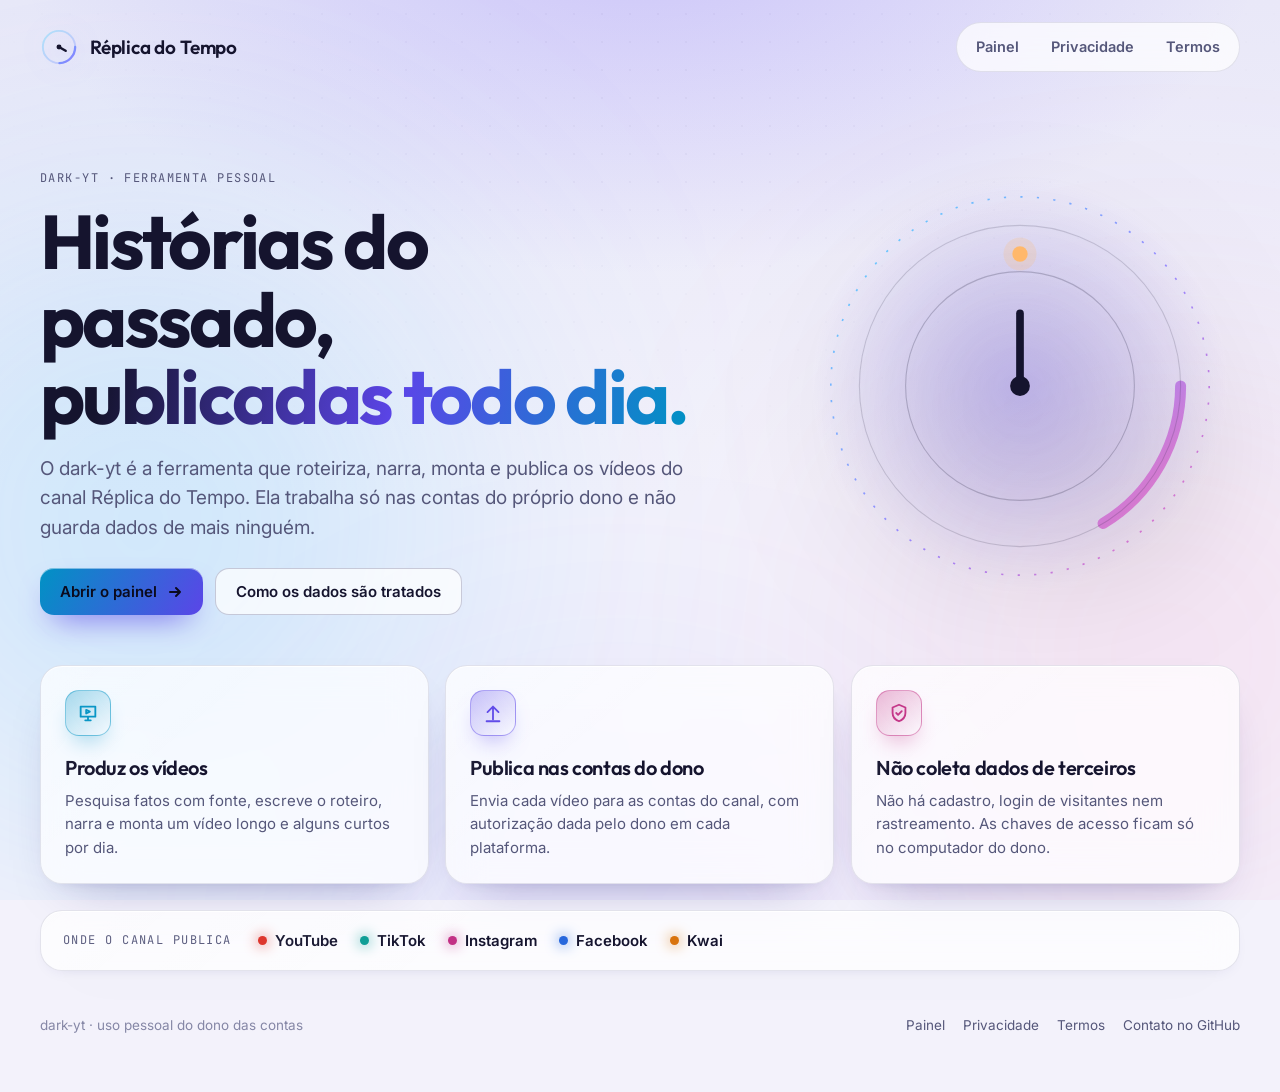
<file: index.html>
<!doctype html>
<html lang="pt-BR">
<head>
  <meta charset="utf-8">
  <meta name="viewport" content="width=device-width, initial-scale=1, viewport-fit=cover">
  <title>Réplica do Tempo · dark-yt</title>
  <meta name="description" content="dark-yt é a ferramenta pessoal que produz e publica os vídeos do canal Réplica do Tempo nas contas do próprio dono.">
  <meta name="theme-color" content="#0A0B1A">
  <link rel="icon" href="assets/icone.svg" type="image/svg+xml">
  <link rel="preconnect" href="https://fonts.googleapis.com">
  <link rel="preconnect" href="https://fonts.gstatic.com" crossorigin>
  <link rel="stylesheet" href="https://fonts.googleapis.com/css2?family=Outfit:wght@500;600;700&family=Inter:wght@400;500;600;700&family=JetBrains+Mono:wght@400;500&display=swap">
  <link rel="stylesheet" href="assets/site.css">
  <style>
    .capa { display: grid; grid-template-columns: minmax(0, 1.15fr) minmax(0, .85fr); gap: clamp(20px, 5vw, 60px); align-items: center; padding-block: clamp(24px, 6vw, 70px) 30px; }
    @media (max-width: 820px) { .capa { grid-template-columns: 1fr; } .relogio { order: -1; max-width: 300px; margin-inline: auto; } }
    .capa h1 { font-size: clamp(40px, 6vw, 76px); line-height: 1.02; letter-spacing: -.035em; font-weight: 700; margin: 14px 0 18px; }
    .capa p { color: var(--muted); font-size: clamp(16px, 2vw, 19px); max-width: 54ch; margin: 0 0 26px; }
    .acoes { display: flex; flex-wrap: wrap; gap: 12px; }
    .relogio { position: relative; aspect-ratio: 1; width: 100%; max-width: 440px; justify-self: end; }
    .relogio svg { width: 100%; height: 100%; overflow: visible; filter: drop-shadow(0 30px 60px rgba(0,0,0,.5)); }
    .relogio .aro { transform-origin: 200px 200px; animation: gira 60s linear infinite; }
    .relogio .aro2 { transform-origin: 200px 200px; animation: gira 36s linear infinite reverse; }
    .relogio .hora { transform-origin: 200px 200px; animation: gira 40s linear infinite; }
    .relogio .min { transform-origin: 200px 200px; animation: gira 8s linear infinite; }
    .relogio .astro { transform-origin: 200px 200px; animation: gira 18s linear infinite; }
    .tres { display: grid; grid-template-columns: repeat(auto-fit, minmax(240px, 1fr)); gap: 16px; margin-top: 20px; }
    .cartao { padding: 24px; transition: transform .35s cubic-bezier(.2,.8,.2,1), border-color .35s; }
    .cartao:hover { transform: translateY(-6px); border-color: var(--line-2); }
    .cartao .ic { width: 46px; height: 46px; border-radius: 14px; display: grid; place-items: center; margin-bottom: 16px; background: linear-gradient(140deg, color-mix(in srgb, var(--k) 34%, transparent), transparent); border: 1px solid color-mix(in srgb, var(--k) 45%, transparent); box-shadow: 0 12px 26px -14px var(--k); }
    .cartao .ic svg { width: 22px; height: 22px; stroke: var(--k); fill: none; stroke-width: 2; stroke-linecap: round; stroke-linejoin: round; }
    .cartao h2 { font-size: 20px; margin-bottom: 6px; }
    .cartao p { margin: 0; color: var(--muted); font-size: 15px; }
    .faixa { margin-top: 26px; padding: 18px 22px; display: flex; flex-wrap: wrap; align-items: center; gap: 12px 22px; }
    .faixa span.rotulo { margin-right: 4px; }
    .faixa b { display: inline-flex; align-items: center; gap: 8px; font-weight: 600; font-size: 15px; }
    .faixa b i { width: 9px; height: 9px; border-radius: 50%; background: var(--c); box-shadow: 0 0 14px var(--c); }
  </style>
</head>
<body>
  <div class="ceu" aria-hidden="true"><i></i><i></i><i></i></div>
  <div class="wrap">
    <header class="topo">
      <a class="marca" href="./" aria-current="page">
        <svg viewBox="0 0 40 40" aria-hidden="true"><defs><linearGradient id="mg" x1="0" y1="0" x2="1" y2="1"><stop offset="0" stop-color="#46D9FF"/><stop offset="1" stop-color="#8E7BFF"/></linearGradient></defs>
          <circle cx="20" cy="20" r="17" fill="none" stroke="url(#mg)" stroke-width="2" opacity=".35"/>
          <g class="orbita"><circle cx="20" cy="20" r="17" fill="none" stroke="url(#mg)" stroke-width="2.4" stroke-dasharray="26 81" stroke-linecap="round"/></g>
          <g class="ponteiro"><path d="M20 20V9" stroke="url(#mg)" stroke-width="2.6" stroke-linecap="round"/></g>
          <path d="M20 20l7 4" stroke="currentColor" stroke-width="2.6" stroke-linecap="round"/><circle cx="20" cy="20" r="2.6" fill="currentColor"/></svg>
        Réplica do Tempo
      </a>
      <nav class="nav" aria-label="Seções do site"><a href="painel.html">Painel</a><a href="privacy.html">Privacidade</a><a href="terms.html">Termos</a></nav>
    </header>

    <main>
      <section class="capa">
        <div>
          <span class="rotulo sobe" style="--i:0">dark-yt · ferramenta pessoal</span>
          <h1 class="sobe" style="--i:1">Histórias do passado, <span class="gradiente">publicadas todo dia.</span></h1>
          <p class="sobe" style="--i:2">O dark-yt é a ferramenta que roteiriza, narra, monta e publica os vídeos do canal Réplica do Tempo. Ela trabalha só nas contas do próprio dono e não guarda dados de mais ninguém.</p>
          <div class="acoes sobe" style="--i:3">
            <a class="botao" href="painel.html">Abrir o painel <svg width="16" height="16" viewBox="0 0 16 16" aria-hidden="true"><path d="M3 8h10M9 4l4 4-4 4" fill="none" stroke="currentColor" stroke-width="2" stroke-linecap="round" stroke-linejoin="round"/></svg></a>
            <a class="botao fantasma" href="privacy.html">Como os dados são tratados</a>
          </div>
        </div>
        <div class="relogio sobe" style="--i:2" aria-hidden="true">
          <svg viewBox="0 0 400 400">
            <defs>
              <linearGradient id="rg" x1="0" y1="0" x2="1" y2="1"><stop offset="0" stop-color="#46D9FF"/><stop offset=".55" stop-color="#8E7BFF"/><stop offset="1" stop-color="#F062B4"/></linearGradient>
              <radialGradient id="rc"><stop offset="0" stop-color="#8E7BFF" stop-opacity=".34"/><stop offset="1" stop-color="#8E7BFF" stop-opacity="0"/></radialGradient>
            </defs>
            <circle cx="200" cy="200" r="190" fill="url(#rc)"/>
            <g class="aro"><circle cx="200" cy="200" r="172" fill="none" stroke="url(#rg)" stroke-width="1.5" stroke-dasharray="2 13.01" opacity=".9"/></g>
            <g class="aro2"><circle cx="200" cy="200" r="146" fill="none" stroke="url(#rg)" stroke-width="10" stroke-dasharray="150 767" stroke-linecap="round" opacity=".85"/><circle cx="200" cy="200" r="146" fill="none" stroke="currentColor" stroke-width="1" opacity=".16"/></g>
            <g class="astro"><circle cx="200" cy="80" r="7" fill="#FFB86B"/><circle cx="200" cy="80" r="15" fill="#FFB86B" opacity=".2"/></g>
            <circle cx="200" cy="200" r="104" fill="none" stroke="currentColor" stroke-width="1" opacity=".22"/>
            <g class="hora"><path d="M200 200V134" stroke="currentColor" stroke-width="7" stroke-linecap="round"/></g>
            <g class="min"><path d="M200 200V106" stroke="url(#rg)" stroke-width="4.5" stroke-linecap="round"/></g>
            <circle cx="200" cy="200" r="9" fill="currentColor"/>
          </svg>
        </div>
      </section>

      <section class="tres" aria-label="O que a ferramenta faz">
        <article class="vidro cartao sobe" style="--i:4; --k: var(--brand-2)">
          <div class="ic"><svg viewBox="0 0 24 24" aria-hidden="true"><path d="M4 5h16v11H4zM9 20h6M12 16v4"/><path d="M10 8.5l4 2-4 2z"/></svg></div>
          <h2>Produz os vídeos</h2><p>Pesquisa fatos com fonte, escreve o roteiro, narra e monta um vídeo longo e alguns curtos por dia.</p>
        </article>
        <article class="vidro cartao sobe" style="--i:5; --k: var(--brand)">
          <div class="ic"><svg viewBox="0 0 24 24" aria-hidden="true"><path d="M12 19V5M6 11l6-6 6 6"/><path d="M5 21h14"/></svg></div>
          <h2>Publica nas contas do dono</h2><p>Envia cada vídeo para as contas do canal, com autorização dada pelo dono em cada plataforma.</p>
        </article>
        <article class="vidro cartao sobe" style="--i:6; --k: var(--instagram)">
          <div class="ic"><svg viewBox="0 0 24 24" aria-hidden="true"><path d="M12 3l7 3v6c0 4.5-3 7.5-7 9-4-1.500-7-4.500-7-9V6z"/><path d="M9 12l2 2 4-4"/></svg></div>
          <h2>Não coleta dados de terceiros</h2><p>Não há cadastro, login de visitantes nem rastreamento. As chaves de acesso ficam só no computador do dono.</p>
        </article>
      </section>

      <section class="vidro faixa sobe" style="--i:7" aria-label="Plataformas">
        <span class="rotulo">Onde o canal publica</span>
        <b style="--c: var(--youtube)"><i></i>YouTube</b><b style="--c: var(--tiktok)"><i></i>TikTok</b><b style="--c: var(--instagram)"><i></i>Instagram</b><b style="--c: var(--facebook)"><i></i>Facebook</b><b style="--c: var(--kwai)"><i></i>Kwai</b>
      </section>
    </main>

    <footer class="rodape">
      <span>dark-yt · uso pessoal do dono das contas</span>
      <nav aria-label="Rodapé"><a href="painel.html">Painel</a><a href="privacy.html">Privacidade</a><a href="terms.html">Termos</a><a href="https://github.com/joaovitoraramo">Contato no GitHub</a></nav>
    </footer>
  </div>
</body>
</html>
</file>
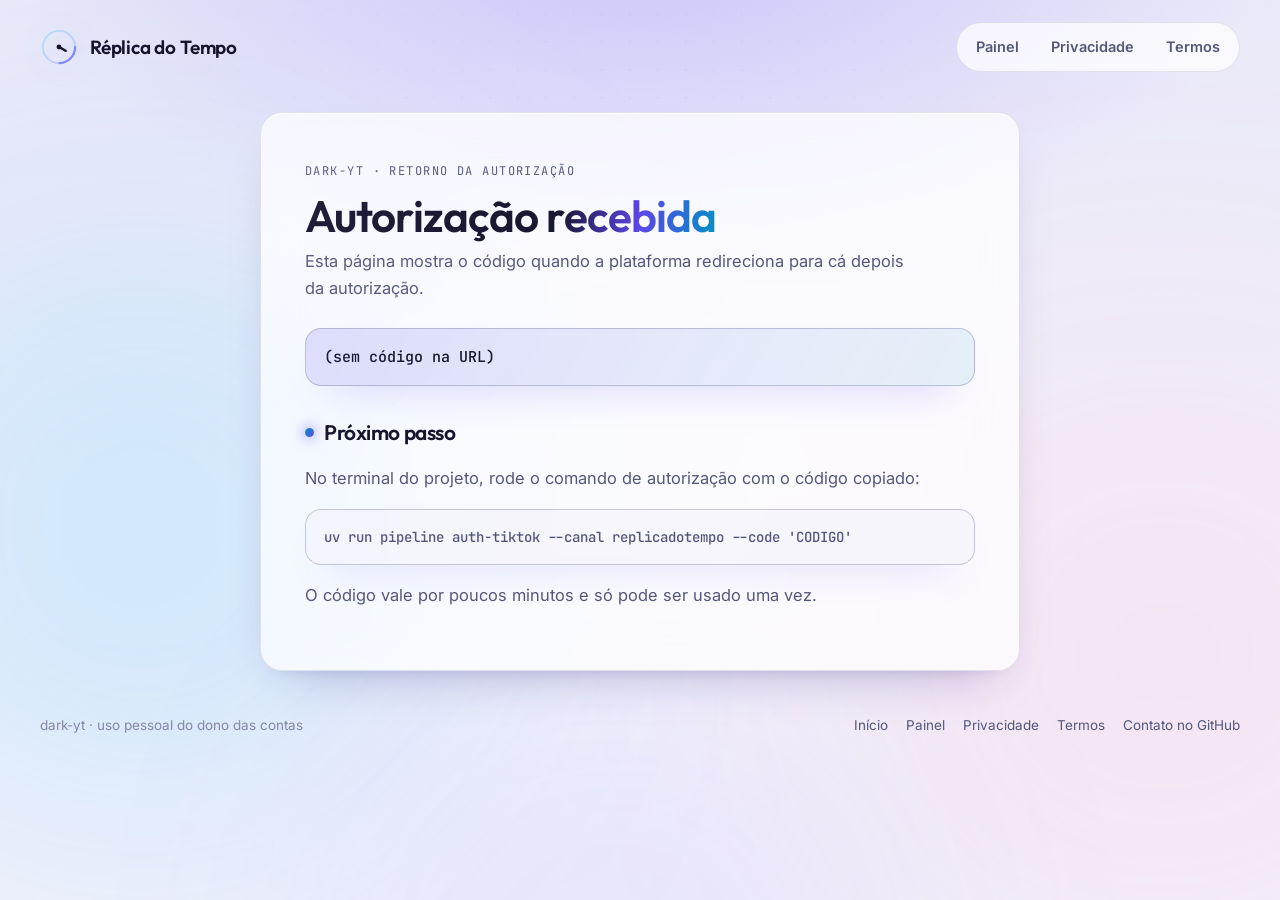
<file: callback.html>
<!doctype html>
<html lang="pt-BR">
<head>
  <meta charset="utf-8">
  <meta name="viewport" content="width=device-width, initial-scale=1, viewport-fit=cover">
  <title>Autorização · dark-yt</title>
  <meta name="description" content="Página de retorno da autorização do dark-yt.">
  <meta name="theme-color" content="#0A0B1A">
  <link rel="icon" href="assets/icone.svg" type="image/svg+xml">
  <link rel="preconnect" href="https://fonts.googleapis.com">
  <link rel="preconnect" href="https://fonts.gstatic.com" crossorigin>
  <link rel="stylesheet" href="https://fonts.googleapis.com/css2?family=Outfit:wght@500;600;700&family=Inter:wght@400;500;600;700&family=JetBrains+Mono:wght@400;500&display=swap">
  <link rel="stylesheet" href="assets/site.css">
  <meta name="robots" content="noindex">
  <style>
    .codigo { display: grid; gap: 14px; margin: 8px 0 4px; }
    .codigo pre, .cmd { margin: 0; padding: 16px 18px; border-radius: 16px; font: 500 14px/1.6 var(--mono); color: var(--fg); white-space: pre-wrap; word-break: break-all;
      background: color-mix(in srgb, var(--bg) 60%, transparent); border: 1px solid var(--line-2); box-shadow: 0 0 0 1px rgba(255,255,255,.03) inset, 0 18px 40px -26px var(--brand); }
    .codigo pre { font-size: 15px; background: linear-gradient(120deg, color-mix(in srgb, var(--brand) 16%, transparent), color-mix(in srgb, var(--brand-2) 10%, transparent)); }
    .codigo .botao { justify-self: start; }
    .cmd { color: var(--muted); }
    code { font-family: var(--mono); font-size: .92em; padding: 2px 6px; border-radius: 6px; background: var(--surface-2); color: var(--fg); }
    .erro { padding: 14px 16px; border-radius: 14px; color: var(--fg) !important; background: color-mix(in srgb, var(--youtube) 16%, transparent); border: 1px solid color-mix(in srgb, var(--youtube) 50%, transparent); }
  </style>
</head>
<body>
  <div class="ceu" aria-hidden="true"><i></i><i></i><i></i></div>
  <div class="wrap">
    <header class="topo">
      <a class="marca" href="./">
        <svg viewBox="0 0 40 40" aria-hidden="true"><defs><linearGradient id="mg" x1="0" y1="0" x2="1" y2="1"><stop offset="0" stop-color="#46D9FF"/><stop offset="1" stop-color="#8E7BFF"/></linearGradient></defs>
          <circle cx="20" cy="20" r="17" fill="none" stroke="url(#mg)" stroke-width="2" opacity=".35"/>
          <g class="orbita"><circle cx="20" cy="20" r="17" fill="none" stroke="url(#mg)" stroke-width="2.4" stroke-dasharray="26 81" stroke-linecap="round"/></g>
          <g class="ponteiro"><path d="M20 20V9" stroke="url(#mg)" stroke-width="2.6" stroke-linecap="round"/></g>
          <path d="M20 20l7 4" stroke="currentColor" stroke-width="2.6" stroke-linecap="round"/><circle cx="20" cy="20" r="2.6" fill="currentColor"/></svg>
        Réplica do Tempo
      </a>
      <nav class="nav" aria-label="Seções do site"><a href="painel.html">Painel</a><a href="privacy.html">Privacidade</a><a href="terms.html">Termos</a></nav>
    </header>
    <main>
      <article class="vidro folha sobe">
        <span class="rotulo" id="rot">dark-yt · retorno da autorização</span>
        <h1 id="tit">Autorização <span class="gradiente">recebida</span></h1>
        <p class="sub" id="sub">Copie o código abaixo e cole no terminal, no lugar de <code>CODIGO</code>.</p>
        <div class="codigo" id="caixa">
          <pre id="c" tabindex="0" aria-label="Código de autorização"></pre>
          <button class="botao" id="copiar" type="button"><svg width="16" height="16" viewBox="0 0 16 16" aria-hidden="true"><rect x="5" y="5" width="8" height="9" rx="2" fill="none" stroke="currentColor" stroke-width="1.8"/><path d="M3 11V4a2 2 0 0 1 2-2h5" fill="none" stroke="currentColor" stroke-width="1.8" stroke-linecap="round"/></svg><span id="copiarTxt">Copiar código</span></button>
        </div>
        <p class="erro" id="e" hidden></p>
        <h2>Próximo passo</h2>
        <p>No terminal do projeto, rode o comando de autorização com o código copiado:</p>
        <pre class="cmd">uv run pipeline auth-tiktok --canal replicadotempo --code 'CODIGO'</pre>
        <p>O código vale por poucos minutos e só pode ser usado uma vez.</p>
      </article>
    </main>
    <footer class="rodape">
      <span>dark-yt · uso pessoal do dono das contas</span>
      <nav aria-label="Rodapé"><a href="./">Início</a><a href="painel.html">Painel</a><a href="privacy.html">Privacidade</a><a href="terms.html">Termos</a><a href="https://github.com/joaovitoraramo">Contato no GitHub</a></nav>
    </footer>
  </div>
  <script>
    (function () {
      var q = new URLSearchParams(location.search), code = q.get("code"), erro = q.get("error");
      var c = document.getElementById("c"), e = document.getElementById("e");
      if (erro) {
        document.getElementById("tit").innerHTML = 'Autorização <span class="gradiente">não concluída</span>';
        document.getElementById("sub").textContent = "A plataforma devolveu um erro. Volte ao terminal e gere um novo link de autorização.";
        e.hidden = false; e.textContent = "Erro: " + erro + (q.get("error_description") ? " - " + q.get("error_description") : "");
        document.getElementById("caixa").hidden = true;
        return;
      }
      c.textContent = code || "(sem código na URL)";
      if (!code) { document.getElementById("copiar").hidden = true; document.getElementById("sub").textContent = "Esta página mostra o código quando a plataforma redireciona para cá depois da autorização."; return; }
      document.getElementById("copiar").addEventListener("click", function () {
        var t = document.getElementById("copiarTxt");
        var ok = function () { t.textContent = "Copiado"; setTimeout(function () { t.textContent = "Copiar código"; }, 1800); };
        var manual = function () { var r = document.createRange(); r.selectNodeContents(c); var s = getSelection(); s.removeAllRanges(); s.addRange(r); t.textContent = "Selecionado: copie com Ctrl+C"; };
        if (navigator.clipboard && navigator.clipboard.writeText) navigator.clipboard.writeText(code).then(ok, manual); else manual();
      });
    })();
  </script>
</body>
</html>
</file>
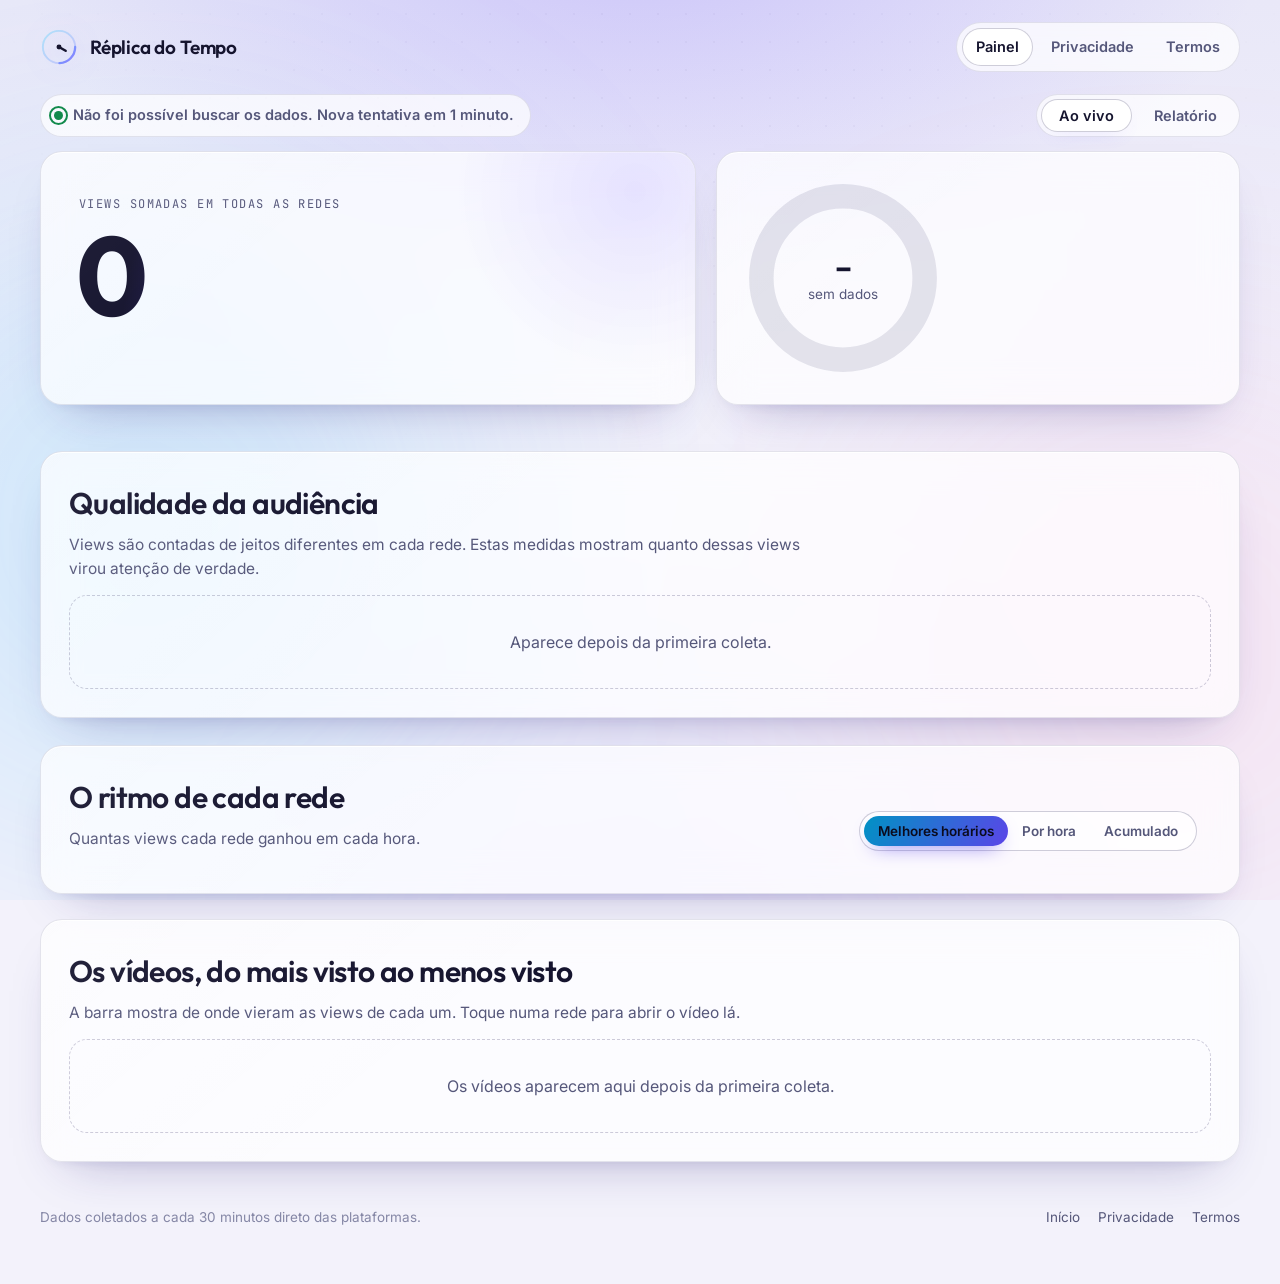
<file: painel.html>
<!doctype html>
<html lang="pt-BR">
<head>
  <meta charset="utf-8">
  <meta name="viewport" content="width=device-width, initial-scale=1, viewport-fit=cover">
  <title>Painel · Réplica do Tempo</title>
  <meta name="description" content="Views, seguidores e desempenho de cada vídeo do canal Réplica do Tempo em YouTube, TikTok, Instagram, Facebook e Kwai.">
  <meta name="robots" content="noindex">
  <meta name="theme-color" content="#0A0B1A">
  <link rel="icon" href="assets/icone.svg" type="image/svg+xml">
  <link rel="preconnect" href="https://fonts.googleapis.com">
  <link rel="preconnect" href="https://fonts.gstatic.com" crossorigin>
  <link rel="stylesheet" href="https://fonts.googleapis.com/css2?family=Outfit:wght@500;600;700&family=Inter:wght@400;500;600;700&family=JetBrains+Mono:wght@400;500&display=swap">
  <link rel="stylesheet" href="assets/site.css">
  <link rel="stylesheet" href="assets/painel.css">
</head>
<body>
  <div class="ceu" aria-hidden="true"><i></i><i></i><i></i></div>
  <div class="wrap">
    <header class="topo">
      <a class="marca" href="./">
        <svg viewBox="0 0 40 40" aria-hidden="true"><defs><linearGradient id="mg" x1="0" y1="0" x2="1" y2="1"><stop offset="0" stop-color="#46D9FF"/><stop offset="1" stop-color="#8E7BFF"/></linearGradient></defs>
          <circle cx="20" cy="20" r="17" fill="none" stroke="url(#mg)" stroke-width="2" opacity=".35"/>
          <g class="orbita"><circle cx="20" cy="20" r="17" fill="none" stroke="url(#mg)" stroke-width="2.4" stroke-dasharray="26 81" stroke-linecap="round"/></g>
          <g class="ponteiro"><path d="M20 20V9" stroke="url(#mg)" stroke-width="2.6" stroke-linecap="round"/></g>
          <path d="M20 20l7 4" stroke="currentColor" stroke-width="2.6" stroke-linecap="round"/><circle cx="20" cy="20" r="2.6" fill="currentColor"/></svg>
        Réplica do Tempo
      </a>
      <nav class="nav" aria-label="Seções do site"><a href="painel.html" aria-current="page">Painel</a><a href="privacy.html">Privacidade</a><a href="terms.html">Termos</a></nav>
    </header>

    <main>
      <section class="tranca" id="tranca" hidden aria-labelledby="trancaTit">
        <form class="vidro cofre" id="cofre" autocomplete="off">
          <svg class="cadeado" viewBox="0 0 64 64" aria-hidden="true"><defs><linearGradient id="cg" x1="0" y1="0" x2="1" y2="1"><stop offset="0" stop-color="#46D9FF"/><stop offset="1" stop-color="#8E7BFF"/></linearGradient></defs>
            <path class="arco" d="M20 28v-8a12 12 0 0 1 24 0v8" fill="none" stroke="url(#cg)" stroke-width="5" stroke-linecap="round"/>
            <rect x="12" y="28" width="40" height="28" rx="9" fill="url(#cg)"/><circle cx="32" cy="40" r="4" fill="#0B0B1E"/><path d="M32 43v6" stroke="#0B0B1E" stroke-width="3.5" stroke-linecap="round"/></svg>
          <h1 id="trancaTit">Painel protegido</h1>
          <p>Os números do canal ficam cifrados. Digite a senha para abrir neste aparelho.</p>
          <label class="rotulo" for="senha">Senha do painel</label>
          <div class="campo"><input id="senha" type="password" inputmode="text" autocomplete="current-password" required placeholder="Digite a senha"><button class="botao" type="submit" id="abrir">Abrir</button></div>
          <label class="lembrar"><input type="checkbox" id="lembrar" checked> Lembrar neste aparelho</label>
          <p class="trancaErro" id="trancaErro" role="alert" hidden>Senha incorreta. Tente de novo.</p>
        </form>
      </section>
      <div id="conteudo">
      <div class="barraTopo sobe" style="--i:0">
        <span class="estado" id="estado"><span class="pulso"></span><span id="estadoTxt">Buscando a última coleta</span></span>
        <div class="abas" role="tablist" aria-label="Seções do painel">
          <button type="button" role="tab" id="tabVivo" aria-controls="abaVivo" aria-selected="true">Ao vivo</button>
          <button type="button" role="tab" id="tabRel" aria-controls="abaRel" aria-selected="false">Relatório</button>
        </div>
      </div>
      <div id="abaVivo" role="tabpanel" aria-labelledby="tabVivo">

      <section class="vidro bloco run sobe" id="run" hidden style="--i:1" aria-labelledby="runTit">
        <div class="cab">
          <div><span class="rotulo" id="runRot">Produção</span><h2 id="runTit">Run de hoje</h2><p id="runMeta"></p></div>
          <span class="pilula" id="runPilula"><i></i><span id="runStatus">Aguardando</span></span>
        </div>
        <div class="agora" id="runAgora" hidden><span class="giro" aria-hidden="true"></span><div><b id="runEtapa"></b><span id="runEvento"></span></div><em id="runEta"></em></div>
        <div class="trilho" role="progressbar" aria-valuemin="0" aria-valuemax="100" id="runBarra"><i id="runBarraI"></i></div>
        <details class="mais" id="runMais">
          <summary><span>Etapas e detalhes do run</span><svg viewBox="0 0 16 16" aria-hidden="true"><path d="M4 6l4 4 4-4" fill="none" stroke="currentColor" stroke-width="2" stroke-linecap="round" stroke-linejoin="round"/></svg></summary>
          <div class="fases" id="runFases"></div>
          <div class="detalhes" id="runDetalhes"></div>
        </details>
      </section>

      <section class="heroi">
        <div class="vidro total sobe" style="--i:1">
          <span class="brilho" aria-hidden="true"></span>
          <div><span class="rotulo">Views somadas em todas as redes</span><h1 class="gradiente num" id="total">0</h1></div>
          <div class="linha" id="selos"></div>
        </div>
        <div class="vidro anel sobe" style="--i:2">
          <div class="centro"><svg viewBox="0 0 120 120" id="anel" role="img" aria-label="Participação de cada rede nas views"><circle class="trilho" cx="60" cy="60" r="50"/></svg><div><b class="num" id="lider">–</b><span id="liderNome">sem dados</span></div></div>
          <div class="legenda" id="legenda"></div>
        </div>
      </section>

      <section class="redes" id="redes" aria-label="Uma ficha por rede"></section>

      <section class="vidro bloco sobe" style="--i:5" aria-labelledby="qualTit">
        <div class="cab"><div><h2 id="qualTit">Qualidade da audiência</h2><p>Views são contadas de jeitos diferentes em cada rede. Estas medidas mostram quanto dessas views virou atenção de verdade.</p></div></div>
        <div class="qualidade" id="qualidade"><div class="vazio">Aparece depois da primeira coleta.</div></div>
      </section>

      <section class="vidro bloco sobe" style="--i:5">
        <div class="cab">
          <div><h2>O ritmo de cada rede</h2><p id="curvaNota">Quantas views cada rede ganhou em cada hora.</p></div>
          <div class="controles">
            <div class="modo" id="modo" role="group" aria-label="O que o gráfico mostra"><button type="button" data-m="horarios" aria-pressed="true">Melhores horários</button><button type="button" data-m="ritmo" aria-pressed="false">Por hora</button><button type="button" data-m="total" aria-pressed="false">Acumulado</button></div>
            <div class="fichas" id="fichas"></div>
          </div>
        </div>
        <div class="grafico" id="grafico"><div class="dica" id="dica"></div></div>
      </section>

      <section class="vidro bloco sobe" style="--i:6">
        <div class="cab"><div><h2>Os vídeos, do mais visto ao menos visto</h2><p>A barra mostra de onde vieram as views de cada um. Toque numa rede para abrir o vídeo lá.</p></div></div>
        <div class="videos" id="videos"><div class="vazio">Os vídeos aparecem aqui depois da primeira coleta.</div></div>
      </section>
      </div>

      <div id="abaRel" role="tabpanel" aria-labelledby="tabRel" hidden>
        <section class="vidro bloco relCab sobe" style="--i:1" aria-labelledby="relTit">
          <div class="cab">
            <div><span class="rotulo">YouTube Analytics</span><h2 id="relTit">Relatório do canal</h2><p id="relMeta">Buscando o último relatório…</p></div>
            <div class="controles">
              <div class="modo" id="relModo" role="group" aria-label="Como ver o relatório"><button type="button" data-v="graficos" aria-pressed="true">Gráficos</button><button type="button" data-v="texto" aria-pressed="false">Texto</button></div>
              <button type="button" class="botao" id="relBaixar" disabled><svg viewBox="0 0 16 16" aria-hidden="true"><path d="M8 2v8m0 0l-3-3m3 3l3-3M3 13h10" fill="none" stroke="currentColor" stroke-width="1.8" stroke-linecap="round" stroke-linejoin="round"/></svg>Baixar .md</button>
            </div>
          </div>
          <div class="relHoras" id="relHoras"></div>
        </section>
        <div class="relGraficos" id="relGraficos"></div>
        <article class="vidro bloco relTexto" id="relTexto" hidden></article>
      </div>
      </div>
    </main>

    <footer class="rodape">
      <span id="rodape">Dados coletados a cada 30 minutos direto das plataformas.</span>
      <nav aria-label="Rodapé"><a href="./">Início</a><a href="privacy.html">Privacidade</a><a href="terms.html">Termos</a><button type="button" class="sair" id="sair" hidden>Bloquear painel</button></nav>
    </footer>
  </div>
  <div class="relDica" id="relDica" role="tooltip"></div>
  <script src="assets/painel.js"></script>
</body>
</html>
</file>
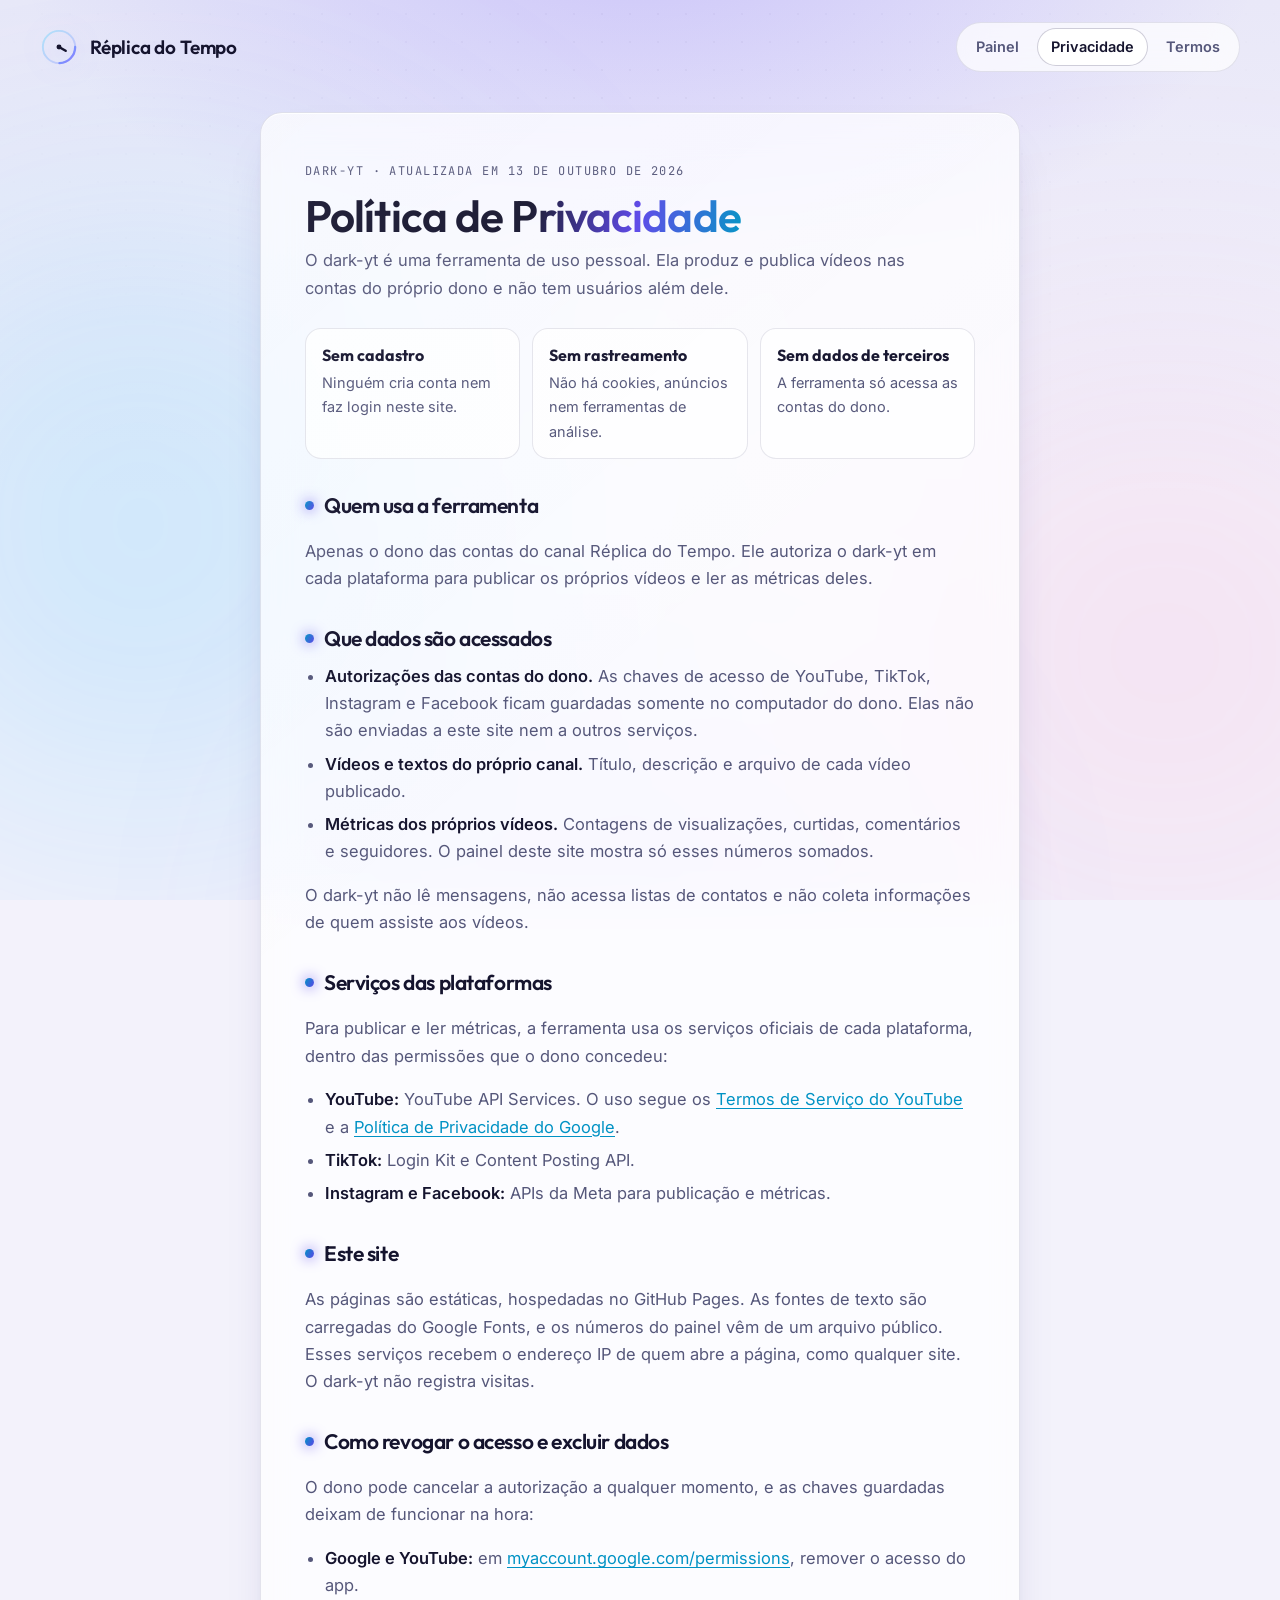
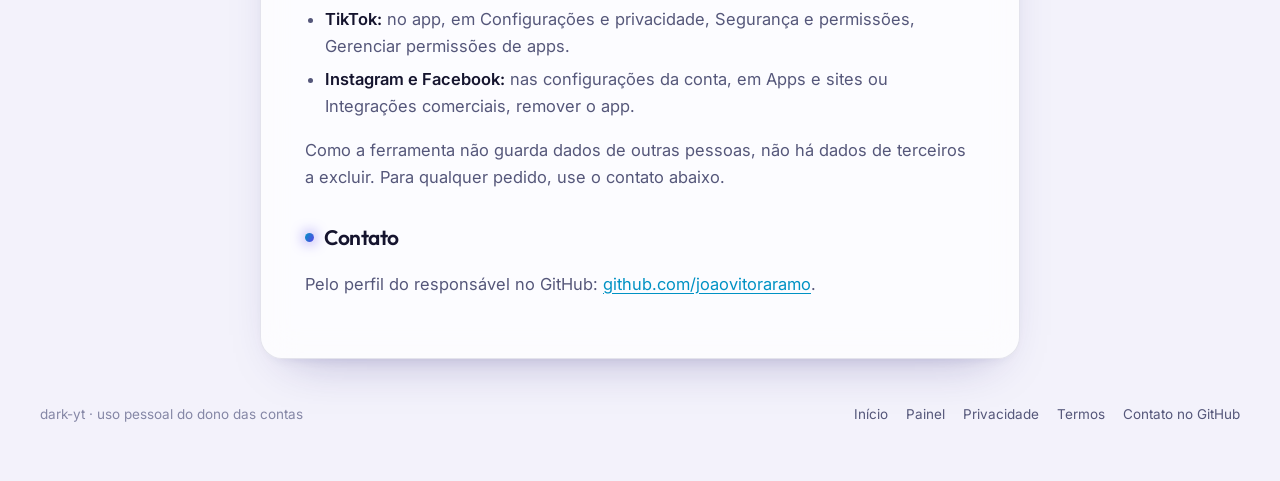
<file: privacy.html>
<!doctype html>
<html lang="pt-BR">
<head>
  <meta charset="utf-8">
  <meta name="viewport" content="width=device-width, initial-scale=1, viewport-fit=cover">
  <title>Política de Privacidade · dark-yt</title>
  <meta name="description" content="Como o dark-yt, ferramenta pessoal do canal Réplica do Tempo, trata dados e autorizações.">
  <meta name="theme-color" content="#0A0B1A">
  <link rel="icon" href="assets/icone.svg" type="image/svg+xml">
  <link rel="preconnect" href="https://fonts.googleapis.com">
  <link rel="preconnect" href="https://fonts.gstatic.com" crossorigin>
  <link rel="stylesheet" href="https://fonts.googleapis.com/css2?family=Outfit:wght@500;600;700&family=Inter:wght@400;500;600;700&family=JetBrains+Mono:wght@400;500&display=swap">
  <link rel="stylesheet" href="assets/site.css">
</head>
<body>
  <div class="ceu" aria-hidden="true"><i></i><i></i><i></i></div>
  <div class="wrap">
    <header class="topo">
      <a class="marca" href="./">
        <svg viewBox="0 0 40 40" aria-hidden="true"><defs><linearGradient id="mg" x1="0" y1="0" x2="1" y2="1"><stop offset="0" stop-color="#46D9FF"/><stop offset="1" stop-color="#8E7BFF"/></linearGradient></defs>
          <circle cx="20" cy="20" r="17" fill="none" stroke="url(#mg)" stroke-width="2" opacity=".35"/>
          <g class="orbita"><circle cx="20" cy="20" r="17" fill="none" stroke="url(#mg)" stroke-width="2.4" stroke-dasharray="26 81" stroke-linecap="round"/></g>
          <g class="ponteiro"><path d="M20 20V9" stroke="url(#mg)" stroke-width="2.6" stroke-linecap="round"/></g>
          <path d="M20 20l7 4" stroke="currentColor" stroke-width="2.6" stroke-linecap="round"/><circle cx="20" cy="20" r="2.6" fill="currentColor"/></svg>
        Réplica do Tempo
      </a>
      <nav class="nav" aria-label="Seções do site"><a href="painel.html">Painel</a><a href="privacy.html" aria-current="page">Privacidade</a><a href="terms.html">Termos</a></nav>
    </header>
    <main>
      <article class="vidro folha sobe">
        <span class="rotulo">dark-yt · atualizada em 13 de outubro de 2026</span>
        <h1>Política de <span class="gradiente">Privacidade</span></h1>
        <p class="sub">O dark-yt é uma ferramenta de uso pessoal. Ela produz e publica vídeos nas contas do próprio dono e não tem usuários além dele.</p>
        <div class="resumo">
          <div><b>Sem cadastro</b><span>Ninguém cria conta nem faz login neste site.</span></div>
          <div><b>Sem rastreamento</b><span>Não há cookies, anúncios nem ferramentas de análise.</span></div>
          <div><b>Sem dados de terceiros</b><span>A ferramenta só acessa as contas do dono.</span></div>
        </div>

        <h2>Quem usa a ferramenta</h2>
        <p>Apenas o dono das contas do canal Réplica do Tempo. Ele autoriza o dark-yt em cada plataforma para publicar os próprios vídeos e ler as métricas deles.</p>

        <h2>Que dados são acessados</h2>
        <ul>
          <li><strong>Autorizações das contas do dono.</strong> As chaves de acesso de YouTube, TikTok, Instagram e Facebook ficam guardadas somente no computador do dono. Elas não são enviadas a este site nem a outros serviços.</li>
          <li><strong>Vídeos e textos do próprio canal.</strong> Título, descrição e arquivo de cada vídeo publicado.</li>
          <li><strong>Métricas dos próprios vídeos.</strong> Contagens de visualizações, curtidas, comentários e seguidores. O painel deste site mostra só esses números somados.</li>
        </ul>
        <p>O dark-yt não lê mensagens, não acessa listas de contatos e não coleta informações de quem assiste aos vídeos.</p>

        <h2>Serviços das plataformas</h2>
        <p>Para publicar e ler métricas, a ferramenta usa os serviços oficiais de cada plataforma, dentro das permissões que o dono concedeu:</p>
        <ul>
          <li><strong>YouTube:</strong> YouTube API Services. O uso segue os <a href="https://www.youtube.com/t/terms">Termos de Serviço do YouTube</a> e a <a href="https://policies.google.com/privacy">Política de Privacidade do Google</a>.</li>
          <li><strong>TikTok:</strong> Login Kit e Content Posting API.</li>
          <li><strong>Instagram e Facebook:</strong> APIs da Meta para publicação e métricas.</li>
        </ul>

        <h2>Este site</h2>
        <p>As páginas são estáticas, hospedadas no GitHub Pages. As fontes de texto são carregadas do Google Fonts, e os números do painel vêm de um arquivo público. Esses serviços recebem o endereço IP de quem abre a página, como qualquer site. O dark-yt não registra visitas.</p>

        <h2 id="exclusao">Como revogar o acesso e excluir dados</h2>
        <p>O dono pode cancelar a autorização a qualquer momento, e as chaves guardadas deixam de funcionar na hora:</p>
        <ul>
          <li><strong>Google e YouTube:</strong> em <a href="https://myaccount.google.com/permissions">myaccount.google.com/permissions</a>, remover o acesso do app.</li>
          <li><strong>TikTok:</strong> no app, em Configurações e privacidade, Segurança e permissões, Gerenciar permissões de apps.</li>
          <li><strong>Instagram e Facebook:</strong> nas configurações da conta, em Apps e sites ou Integrações comerciais, remover o app.</li>
        </ul>
        <p>Como a ferramenta não guarda dados de outras pessoas, não há dados de terceiros a excluir. Para qualquer pedido, use o contato abaixo.</p>

        <h2>Contato</h2>
        <p>Pelo perfil do responsável no GitHub: <a href="https://github.com/joaovitoraramo">github.com/joaovitoraramo</a>.</p>
      </article>
    </main>
    <footer class="rodape">
      <span>dark-yt · uso pessoal do dono das contas</span>
      <nav aria-label="Rodapé"><a href="./">Início</a><a href="painel.html">Painel</a><a href="privacy.html">Privacidade</a><a href="terms.html">Termos</a><a href="https://github.com/joaovitoraramo">Contato no GitHub</a></nav>
    </footer>
  </div>
</body>
</html>
</file>
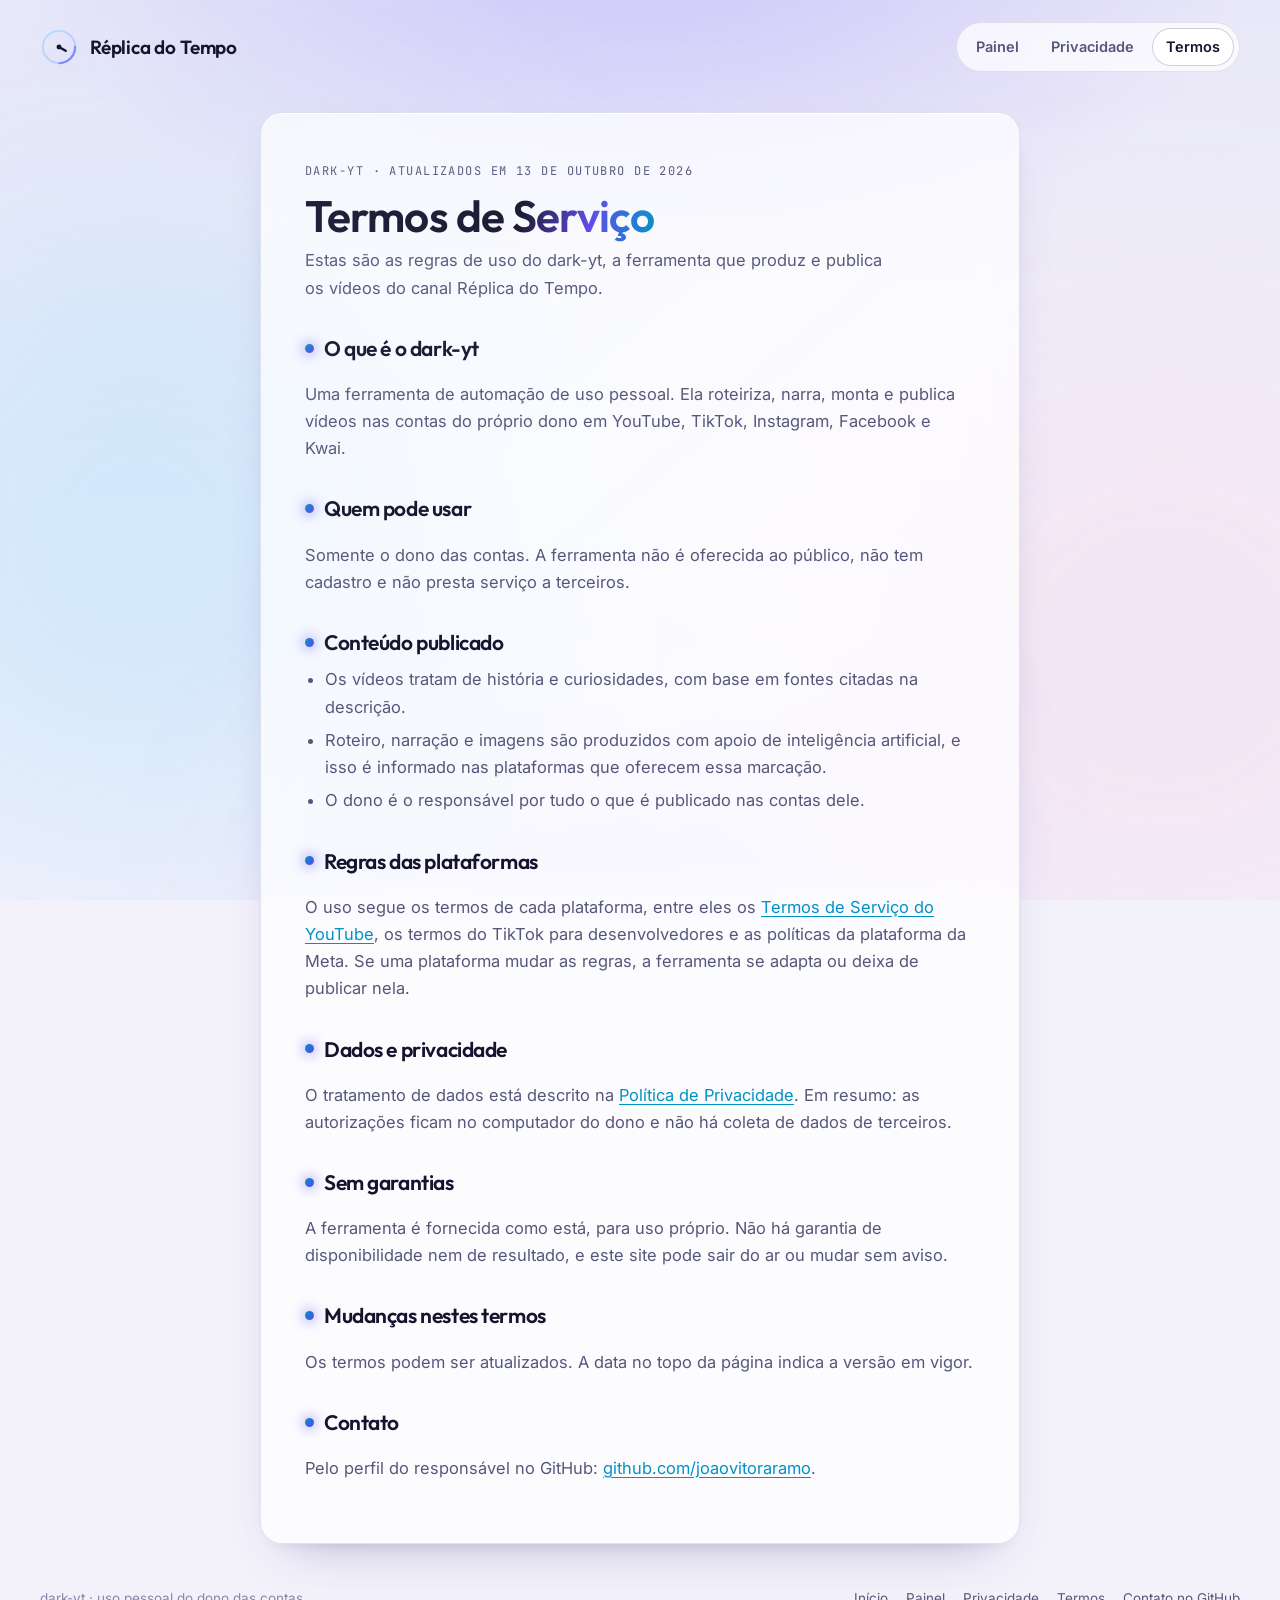
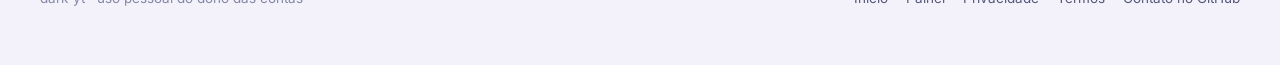
<file: terms.html>
<!doctype html>
<html lang="pt-BR">
<head>
  <meta charset="utf-8">
  <meta name="viewport" content="width=device-width, initial-scale=1, viewport-fit=cover">
  <title>Termos de Serviço · dark-yt</title>
  <meta name="description" content="Termos de uso do dark-yt, ferramenta pessoal do canal Réplica do Tempo.">
  <meta name="theme-color" content="#0A0B1A">
  <link rel="icon" href="assets/icone.svg" type="image/svg+xml">
  <link rel="preconnect" href="https://fonts.googleapis.com">
  <link rel="preconnect" href="https://fonts.gstatic.com" crossorigin>
  <link rel="stylesheet" href="https://fonts.googleapis.com/css2?family=Outfit:wght@500;600;700&family=Inter:wght@400;500;600;700&family=JetBrains+Mono:wght@400;500&display=swap">
  <link rel="stylesheet" href="assets/site.css">
</head>
<body>
  <div class="ceu" aria-hidden="true"><i></i><i></i><i></i></div>
  <div class="wrap">
    <header class="topo">
      <a class="marca" href="./">
        <svg viewBox="0 0 40 40" aria-hidden="true"><defs><linearGradient id="mg" x1="0" y1="0" x2="1" y2="1"><stop offset="0" stop-color="#46D9FF"/><stop offset="1" stop-color="#8E7BFF"/></linearGradient></defs>
          <circle cx="20" cy="20" r="17" fill="none" stroke="url(#mg)" stroke-width="2" opacity=".35"/>
          <g class="orbita"><circle cx="20" cy="20" r="17" fill="none" stroke="url(#mg)" stroke-width="2.4" stroke-dasharray="26 81" stroke-linecap="round"/></g>
          <g class="ponteiro"><path d="M20 20V9" stroke="url(#mg)" stroke-width="2.6" stroke-linecap="round"/></g>
          <path d="M20 20l7 4" stroke="currentColor" stroke-width="2.6" stroke-linecap="round"/><circle cx="20" cy="20" r="2.6" fill="currentColor"/></svg>
        Réplica do Tempo
      </a>
      <nav class="nav" aria-label="Seções do site"><a href="painel.html">Painel</a><a href="privacy.html">Privacidade</a><a href="terms.html" aria-current="page">Termos</a></nav>
    </header>
    <main>
      <article class="vidro folha sobe">
        <span class="rotulo">dark-yt · atualizados em 13 de outubro de 2026</span>
        <h1>Termos de <span class="gradiente">Serviço</span></h1>
        <p class="sub">Estas são as regras de uso do dark-yt, a ferramenta que produz e publica os vídeos do canal Réplica do Tempo.</p>

        <h2>O que é o dark-yt</h2>
        <p>Uma ferramenta de automação de uso pessoal. Ela roteiriza, narra, monta e publica vídeos nas contas do próprio dono em YouTube, TikTok, Instagram, Facebook e Kwai.</p>

        <h2>Quem pode usar</h2>
        <p>Somente o dono das contas. A ferramenta não é oferecida ao público, não tem cadastro e não presta serviço a terceiros.</p>

        <h2>Conteúdo publicado</h2>
        <ul>
          <li>Os vídeos tratam de história e curiosidades, com base em fontes citadas na descrição.</li>
          <li>Roteiro, narração e imagens são produzidos com apoio de inteligência artificial, e isso é informado nas plataformas que oferecem essa marcação.</li>
          <li>O dono é o responsável por tudo o que é publicado nas contas dele.</li>
        </ul>

        <h2>Regras das plataformas</h2>
        <p>O uso segue os termos de cada plataforma, entre eles os <a href="https://www.youtube.com/t/terms">Termos de Serviço do YouTube</a>, os termos do TikTok para desenvolvedores e as políticas da plataforma da Meta. Se uma plataforma mudar as regras, a ferramenta se adapta ou deixa de publicar nela.</p>

        <h2>Dados e privacidade</h2>
        <p>O tratamento de dados está descrito na <a href="privacy.html">Política de Privacidade</a>. Em resumo: as autorizações ficam no computador do dono e não há coleta de dados de terceiros.</p>

        <h2>Sem garantias</h2>
        <p>A ferramenta é fornecida como está, para uso próprio. Não há garantia de disponibilidade nem de resultado, e este site pode sair do ar ou mudar sem aviso.</p>

        <h2>Mudanças nestes termos</h2>
        <p>Os termos podem ser atualizados. A data no topo da página indica a versão em vigor.</p>

        <h2>Contato</h2>
        <p>Pelo perfil do responsável no GitHub: <a href="https://github.com/joaovitoraramo">github.com/joaovitoraramo</a>.</p>
      </article>
    </main>
    <footer class="rodape">
      <span>dark-yt · uso pessoal do dono das contas</span>
      <nav aria-label="Rodapé"><a href="./">Início</a><a href="painel.html">Painel</a><a href="privacy.html">Privacidade</a><a href="terms.html">Termos</a><a href="https://github.com/joaovitoraramo">Contato no GitHub</a></nav>
    </footer>
  </div>
</body>
</html>
</file>
<file: assets/site.css>
/* Réplica do Tempo — base visual do site.
   Conceito: sala de instrumentos à noite. Fundo índigo com luzes lentas, painéis de vidro, cada rede com a sua cor de sinal. */
:root {
  color-scheme: dark;
  --bg: #0A0B1A; --bg2: #11132B; --surface: rgba(255,255,255,.055); --surface-2: rgba(255,255,255,.09);
  --line: rgba(255,255,255,.11); --line-2: rgba(255,255,255,.2);
  --fg: #F4F5FD; --muted: #B9BDDB; --faint: #8489AD;
  --brand: #8E7BFF; --brand-2: #46D9FF; --warm: #FFB86B; --up: #5BE49B;
  --youtube: #FF5A52; --tiktok: #2FE0D5; --instagram: #F062B4; --facebook: #5B9BFF; --kwai: #FF9F3F;
  --shadow: 0 1px 0 rgba(255,255,255,.07) inset, 0 24px 60px -28px rgba(0,0,0,.85), 0 8px 22px -14px rgba(0,0,0,.6);
  --glow-a: rgba(126,104,255,.30); --glow-b: rgba(40,196,255,.16); --glow-c: rgba(255,120,180,.10);
  --display: "Outfit", "Avenir Next", "Segoe UI", sans-serif;
  --body: "Inter", "Segoe UI", system-ui, sans-serif;
  --mono: "JetBrains Mono", ui-monospace, "SF Mono", Menlo, monospace;
  --r: 22px;
}
@media (prefers-color-scheme: light) {
  :root {
    color-scheme: light;
    --bg: #F3F2FB; --bg2: #E9E8F8; --surface: rgba(255,255,255,.72); --surface-2: rgba(255,255,255,.95);
    --line: rgba(32,28,84,.11); --line-2: rgba(32,28,84,.22);
    --fg: #15142E; --muted: #55577A; --faint: #8587A6;
    --brand: #5B45E8; --brand-2: #0092C4; --warm: #C56A12; --up: #128A4C;
    --youtube: #DC3027; --tiktok: #0B9C94; --instagram: #C22F84; --facebook: #2767DC; --kwai: #D9730D;
    --shadow: 0 1px 0 rgba(255,255,255,.9) inset, 0 24px 50px -30px rgba(40,30,120,.38), 0 6px 18px -12px rgba(40,30,120,.2);
    --glow-a: rgba(120,98,255,.26); --glow-b: rgba(40,180,255,.2); --glow-c: rgba(255,120,180,.14);
  }
}

*, *::before, *::after { box-sizing: border-box; }
html { -webkit-text-size-adjust: 100%; scroll-behavior: smooth; }
body {
  margin: 0; min-height: 100vh; background: var(--bg); color: var(--fg);
  font-family: var(--body); font-size: 16px; line-height: 1.55; -webkit-font-smoothing: antialiased;
  padding-inline: clamp(16px, 4vw, 40px); padding-block: 0 56px; overflow-x: hidden;
}
/* luzes de fundo: um clarão suave no alto e duas manchas bem difusas que derivam devagar (sem bordas visíveis em telas largas) */
.ceu { position: fixed; inset: 0; z-index: -1; overflow: hidden; pointer-events: none;
  background: radial-gradient(70% 55% at 50% -8%, var(--glow-a), transparent 70%), linear-gradient(180deg, var(--bg2), var(--bg) 55%); }
.ceu i { position: absolute; border-radius: 50%; filter: blur(140px); will-change: transform; }
.ceu i:nth-child(1) { width: 46vmax; height: 46vmax; left: -12vmax; top: 18vmax; background: var(--glow-b); animation: deriva 30s ease-in-out infinite alternate; }
.ceu i:nth-child(2) { width: 42vmax; height: 42vmax; right: -12vmax; top: 30vmax; background: var(--glow-c); animation: deriva 36s ease-in-out -8s infinite alternate-reverse; }
.ceu i:nth-child(3) { width: 36vmax; height: 36vmax; left: 30vmax; bottom: -24vmax; background: var(--glow-a); opacity: .5; animation: deriva 42s ease-in-out -15s infinite alternate; }
.ceu::after { content: ""; position: absolute; inset: 0; opacity: .35;
  background-image: radial-gradient(var(--line) 1px, transparent 1.4px); background-size: 28px 28px;
  -webkit-mask-image: radial-gradient(80% 60% at 50% 10%, #000, transparent 75%); mask-image: radial-gradient(80% 60% at 50% 10%, #000, transparent 75%); }
@keyframes deriva { from { transform: translate3d(0,0,0) scale(1); } to { transform: translate3d(7vmax,5vmax,0) scale(1.18); } }

.wrap { max-width: 1240px; margin-inline: auto; }
a { color: inherit; }
:focus-visible { outline: 2px solid var(--brand-2); outline-offset: 3px; border-radius: 6px; }

/* topo */
.topo { display: flex; flex-wrap: wrap; align-items: center; justify-content: space-between; gap: 12px 20px; padding-block: 22px; }
.marca { display: inline-flex; align-items: center; gap: 12px; text-decoration: none; font-family: var(--display); font-weight: 600; font-size: 19px; letter-spacing: -.01em; }
.marca svg { width: 38px; height: 38px; flex: none; filter: drop-shadow(0 0 14px var(--glow-a)); }
.marca .orbita { transform-origin: 20px 20px; animation: gira 14s linear infinite; }
.marca .ponteiro { transform-origin: 20px 20px; animation: gira 6s cubic-bezier(.6,.1,.3,.9) infinite; }
@keyframes gira { to { transform: rotate(360deg); } }
.nav { display: flex; flex-wrap: wrap; gap: 4px; padding: 5px; border-radius: 999px; background: var(--surface); border: 1px solid var(--line); backdrop-filter: blur(14px); -webkit-backdrop-filter: blur(14px); }
.nav a { text-decoration: none; font-size: 14.5px; font-weight: 600; color: var(--muted); padding: 8px 14px; border-radius: 999px; transition: color .2s, background .2s; }
.nav a:hover { color: var(--fg); background: var(--surface-2); }
.nav a[aria-current="page"] { color: var(--fg); background: var(--surface-2); box-shadow: 0 0 0 1px var(--line-2) inset; }

/* painéis de vidro */
.vidro { position: relative; background: var(--surface); border: 1px solid var(--line); border-radius: var(--r);
  box-shadow: var(--shadow); backdrop-filter: blur(18px) saturate(1.2); -webkit-backdrop-filter: blur(18px) saturate(1.2); }
.vidro::before { content: ""; position: absolute; inset: 0; border-radius: inherit; pointer-events: none;
  background: linear-gradient(140deg, rgba(255,255,255,.12), transparent 38%); opacity: .55; }

h1, h2, h3 { font-family: var(--display); font-weight: 600; letter-spacing: -.02em; margin: 0; text-wrap: balance; }
.rotulo { font-family: var(--mono); font-size: 12px; letter-spacing: .12em; text-transform: uppercase; color: var(--muted); }
.gradiente { background: linear-gradient(100deg, var(--fg) 10%, var(--brand) 55%, var(--brand-2)); -webkit-background-clip: text; background-clip: text; color: transparent; }
.num { font-variant-numeric: tabular-nums; }

/* entrada em cascata: parte de um estado visível se a animação não rodar */
.sobe { animation: sobe .7s cubic-bezier(.2,.8,.2,1) both; animation-delay: calc(var(--i, 0) * 70ms); }
@keyframes sobe { from { opacity: 0; transform: translateY(18px) scale(.985); } to { opacity: 1; transform: none; } }

.botao { display: inline-flex; align-items: center; gap: 10px; font: 600 15px var(--body); color: #0B0B1E; text-decoration: none; cursor: pointer;
  padding: 13px 20px; border: 0; border-radius: 14px; background: linear-gradient(120deg, var(--brand-2), var(--brand));
  box-shadow: 0 14px 32px -14px var(--brand), 0 1px 0 rgba(255,255,255,.45) inset; transition: transform .2s, box-shadow .2s, filter .2s; }
.botao:hover { transform: translateY(-2px); filter: brightness(1.08); box-shadow: 0 20px 38px -14px var(--brand), 0 1px 0 rgba(255,255,255,.45) inset; }
.botao:active { transform: translateY(0); }
.botao.fantasma { color: var(--fg); background: var(--surface); border: 1px solid var(--line-2); box-shadow: none; }

/* páginas de texto (privacidade, termos, callback) */
.folha { max-width: 760px; margin: 18px auto 0; padding: clamp(22px, 5vw, 44px); }
.folha h1 { font-size: clamp(30px, 5vw, 44px); line-height: 1.08; margin: 10px 0 8px; }
.folha .sub { color: var(--muted); margin: 0 0 26px; max-width: 60ch; }
.folha h2 { font-size: 21px; margin: 30px 0 8px; display: flex; align-items: center; gap: 10px; }
.folha h2::before { content: ""; width: 9px; height: 9px; border-radius: 50%; background: linear-gradient(120deg, var(--brand-2), var(--brand)); box-shadow: 0 0 14px var(--brand); flex: none; }
.folha p, .folha li { color: var(--muted); max-width: 68ch; font-size: 16.5px; line-height: 1.65; }
.folha p strong, .folha li strong { color: var(--fg); font-weight: 600; }
.folha ul { padding-left: 20px; margin: 8px 0; display: grid; gap: 6px; }
.folha a { color: var(--brand-2); text-underline-offset: 3px; }
.resumo { display: grid; grid-template-columns: repeat(auto-fit, minmax(180px, 1fr)); gap: 12px; margin: 22px 0 6px; }
.resumo div { padding: 14px 16px; border-radius: 16px; background: var(--surface); border: 1px solid var(--line); }
.resumo b { display: block; font-family: var(--display); font-size: 16px; color: var(--fg); margin-bottom: 2px; }
.resumo span { font-size: 14.5px; color: var(--muted); }

.rodape { margin-top: 44px; display: flex; flex-wrap: wrap; justify-content: space-between; gap: 10px 24px; font-size: 13.5px; color: var(--faint); }
.rodape a { color: var(--muted); text-decoration: none; }
.rodape a:hover { color: var(--fg); }
.rodape nav { display: flex; flex-wrap: wrap; gap: 6px 18px; }

@media (prefers-reduced-motion: reduce) {
  *, *::before, *::after { animation: none !important; transition: none !important; }
  html { scroll-behavior: auto; }
}
[hidden] { display: none !important; }
</file>
<file: assets/painel.css>
/* Painel: total em destaque e anel de participação, uma ficha por rede com mini-curva, a curva grande interativa e o ranking dos vídeos. */
.estado { display: inline-flex; align-items: center; gap: 10px; padding: 9px 16px 9px 13px; border-radius: 999px; font-size: 14.5px; font-weight: 600; color: var(--muted);
  background: var(--surface); border: 1px solid var(--line); backdrop-filter: blur(14px); -webkit-backdrop-filter: blur(14px); }
.pulso { position: relative; width: 9px; height: 9px; border-radius: 50%; background: var(--up); flex: none; }
.pulso::after { content: ""; position: absolute; inset: -5px; border-radius: 50%; border: 2px solid var(--up); animation: pulso 2s ease-out infinite; }
.estado.velho .pulso, .estado.velho .pulso::after { background: var(--warm); border-color: var(--warm); }
@keyframes pulso { from { transform: scale(.5); opacity: .9; } to { transform: scale(1.7); opacity: 0; } }

.heroi { display: grid; grid-template-columns: minmax(0, 1.25fr) minmax(0, 1fr); gap: 20px; align-items: stretch; margin-top: 6px; }
@media (max-width: 860px) { .heroi { grid-template-columns: 1fr; } }
.total { padding: clamp(22px, 4vw, 38px); display: flex; flex-direction: column; justify-content: space-between; gap: 18px; overflow: hidden; }
.total h1 { font-size: clamp(56px, 9vw, 112px); line-height: 1; font-weight: 700; letter-spacing: -.035em; margin-top: 4px; }
.total .linha { display: flex; flex-wrap: wrap; gap: 10px 14px; align-items: center; }
.selo { display: inline-flex; align-items: center; gap: 8px; padding: 8px 14px; border-radius: 999px; font-size: 15px; font-weight: 600; background: var(--surface-2); border: 1px solid var(--line); }
.selo.sobe-cor { color: var(--up); }
.selo svg { width: 14px; height: 14px; }
.total .brilho { position: absolute; right: -120px; top: -140px; width: 360px; height: 360px; opacity: .55; border-radius: 50%; pointer-events: none;
  background: radial-gradient(closest-side, var(--glow-a), transparent); animation: respira 7s ease-in-out infinite alternate; }
@keyframes respira { to { transform: scale(1.25) translate(-20px, 20px); opacity: .7; } }

.anel { padding: clamp(18px, 3vw, 28px); display: grid; grid-template-columns: auto minmax(0, 1fr); gap: 22px; align-items: center; }
@media (max-width: 420px) { .anel { grid-template-columns: 1fr; justify-items: center; } }
.anel svg { width: clamp(150px, 26vw, 196px); height: auto; transform: rotate(-90deg); overflow: visible; }
.anel circle { fill: none; stroke-width: 15; stroke-linecap: butt; transition: stroke-dasharray 1.1s cubic-bezier(.2,.8,.2,1), stroke-dashoffset 1.1s cubic-bezier(.2,.8,.2,1); }
.anel .trilho { stroke: var(--line); }
.anel .centro { position: relative; display: grid; place-items: center; }
.anel .centro div { position: absolute; text-align: center; }
.anel .centro b { display: block; font-family: var(--display); font-weight: 700; font-size: 30px; line-height: 1; }
.anel .centro span { font-size: 13.5px; color: var(--muted); }
.legenda { display: grid; gap: 9px; width: 100%; min-width: 0; }
.legenda div { display: grid; grid-template-columns: 12px minmax(0, 1fr) auto; gap: 10px; align-items: center; font-size: 15.5px; }
.legenda i { width: 10px; height: 10px; border-radius: 3px; background: var(--c); box-shadow: 0 0 12px var(--c); }
.legenda b { font-family: var(--mono); font-weight: 500; font-size: 14px; color: var(--muted); }

.redes { display: grid; grid-template-columns: repeat(auto-fit, minmax(196px, 1fr)); gap: 16px; margin-top: 20px; }
.rede { padding: 18px 18px 0; overflow: visible; display: flex; flex-direction: column; gap: 4px; min-width: 0; transition: transform .35s cubic-bezier(.2,.8,.2,1), box-shadow .35s, border-color .35s; }
.rede:hover, .rede:focus-within { z-index: 3; }
.rede:hover { transform: translateY(-5px); border-color: color-mix(in srgb, var(--c) 55%, transparent); box-shadow: var(--shadow), 0 22px 46px -26px var(--c); }
.rede .cab { display: flex; align-items: center; justify-content: space-between; gap: 8px; font-weight: 600; font-size: 15.5px; }
.rede .cab span { display: inline-flex; align-items: center; gap: 9px; }
.rede .cab i { width: 10px; height: 10px; border-radius: 50%; background: var(--c); box-shadow: 0 0 0 4px color-mix(in srgb, var(--c) 22%, transparent), 0 0 18px var(--c); }
.rede .valor { font-family: var(--display); font-weight: 700; font-size: clamp(32px, 4vw, 42px); line-height: 1.05; letter-spacing: -.02em; margin-top: 10px; }
.rede .meta { font-size: 14px; color: var(--muted); min-height: 21px; }
.rede .ganho { color: var(--up); font-weight: 700; }
.rede svg { display: block; width: calc(100% + 36px); margin: 8px -18px 0; height: 62px; border-radius: 0 0 calc(var(--r) - 1px) calc(var(--r) - 1px); }
.rede.vazia .valor { font-size: 18px; font-family: var(--body); font-weight: 600; color: var(--muted); margin: 14px 0 6px; }
.rede.vazia { padding-bottom: 18px; }

.bloco { margin-top: 26px; padding: clamp(18px, 3vw, 28px); }
.bloco .cab { display: flex; flex-wrap: wrap; align-items: flex-end; justify-content: space-between; gap: 12px 20px; margin-bottom: 14px; }
.bloco h2 { font-size: clamp(23px, 2.6vw, 30px); }
.bloco .cab p { margin: 6px 0 0; color: var(--muted); font-size: 15.5px; max-width: 76ch; }
.fichas { display: flex; flex-wrap: wrap; gap: 8px; }
.ficha { display: inline-flex; align-items: center; gap: 8px; font: 600 13.5px var(--body); color: var(--fg); cursor: pointer;
  padding: 8px 13px; border-radius: 999px; background: var(--surface-2); border: 1px solid var(--line-2); transition: opacity .2s, transform .2s, background .2s; }
.ficha i { width: 9px; height: 9px; border-radius: 50%; background: var(--c); box-shadow: 0 0 10px var(--c); }
.ficha:hover { transform: translateY(-1px); }
.ficha[aria-pressed="false"] { opacity: .42; background: transparent; }
.ficha[aria-pressed="false"] i { box-shadow: none; }

.grafico { position: relative; touch-action: pan-y; }
.grafico svg { display: block; width: 100%; height: auto; overflow: visible; }
.grafico text { font-family: var(--mono); font-size: 12px; fill: var(--faint); }
@media (max-width: 620px) { .grafico text { font-size: 13px; } }
.grafico .grade { stroke: var(--line); stroke-width: 1; stroke-dasharray: 2 6; }
.grafico .curva { fill: none; stroke-width: 2.6; stroke-linecap: round; stroke-linejoin: round; stroke-dasharray: 1; stroke-dashoffset: 1;
  animation: traca 1.6s cubic-bezier(.3,.7,.2,1) forwards; filter: drop-shadow(0 6px 10px color-mix(in srgb, var(--c) 45%, transparent)); transition: opacity .3s; }
.grafico .area { opacity: 0; animation: surge 1.2s ease .5s forwards; transition: opacity .3s; }
.grafico .fim { opacity: 0; animation: surge .4s ease 1.4s forwards; }
.grafico .oculta { opacity: 0 !important; animation: none; }
.grafico .mira { stroke: var(--line-2); stroke-width: 1; opacity: 0; transition: opacity .15s; }
.grafico .marca-pt { opacity: 0; transition: opacity .15s; }
.grafico.ativo .mira, .grafico.ativo .marca-pt { opacity: 1; }
@keyframes traca { to { stroke-dashoffset: 0; } }
@keyframes surge { to { opacity: 1; } }
.dica { position: absolute; top: 0; left: 0; pointer-events: none; min-width: 168px; padding: 11px 13px; border-radius: 14px; font-size: 13px;
  background: color-mix(in srgb, var(--bg) 86%, transparent); border: 1px solid var(--line-2); box-shadow: 0 18px 40px -18px rgba(0,0,0,.7);
  backdrop-filter: blur(12px); -webkit-backdrop-filter: blur(12px); opacity: 0; transition: opacity .15s, transform .12s ease-out; z-index: 2; }
.grafico.ativo .dica { opacity: 1; }
.dica b { display: block; font-family: var(--mono); font-weight: 500; font-size: 11.5px; color: var(--muted); margin-bottom: 6px; }
.dica div { display: grid; grid-template-columns: 10px 1fr auto; gap: 8px; align-items: center; line-height: 1.7; }
.dica i { width: 8px; height: 8px; border-radius: 50%; background: var(--c); }
.dica span:last-child { font-family: var(--mono); font-variant-numeric: tabular-nums; }
.aviso { color: var(--muted); font-size: 14px; margin: 10px 0 0; }

.videos { display: grid; gap: 12px; }
.video { display: grid; grid-template-columns: 46px minmax(0, 1fr) auto; gap: 10px 16px; align-items: center; padding: 18px 20px; border-radius: 18px;
  background: var(--surface); border: 1px solid var(--line); transition: transform .3s cubic-bezier(.2,.8,.2,1), background .3s, border-color .3s; }
.video:hover { transform: translateX(4px); background: var(--surface-2); border-color: var(--line-2); }
.video .pos { width: 46px; height: 46px; display: grid; place-items: center; border-radius: 14px; font-family: var(--display); font-weight: 700; font-size: 19px; line-height: 1;
  color: var(--muted); background: var(--surface-2); border: 1px solid var(--line); font-variant-numeric: tabular-nums; }
.video:first-child .pos { color: #1B1030; background: linear-gradient(140deg, var(--warm), var(--instagram)); border-color: transparent; box-shadow: 0 10px 24px -12px var(--instagram); }
.video h3 { font-family: var(--body); font-weight: 600; font-size: 17px; letter-spacing: 0; line-height: 1.3; }
.video .tipo { display: block; font-family: var(--mono); font-size: 12px; color: var(--faint); letter-spacing: .06em; margin-top: 3px; }
.video .soma { text-align: right; font-family: var(--display); font-weight: 700; font-size: 26px; line-height: 1; }
.video .soma small { display: block; font: 500 12px var(--mono); color: var(--faint); margin-top: 5px; letter-spacing: .04em; }
.pilha { grid-column: 1 / -1; display: flex; height: 10px; border-radius: 6px; overflow: hidden; background: var(--line); margin-top: 2px; }
.pilha i { display: block; height: 100%; width: 0; background: var(--c); transition: width 1.1s cubic-bezier(.2,.8,.2,1); }
.pilha i + i { box-shadow: -2px 0 0 var(--bg); }
.chips { grid-column: 1 / -1; display: flex; flex-wrap: wrap; gap: 8px; }
.chip { display: inline-flex; align-items: center; gap: 7px; padding: 6px 11px; border-radius: 999px; font-size: 13.5px; text-decoration: none; color: var(--muted);
  background: var(--surface); border: 1px solid var(--line); transition: color .2s, border-color .2s, transform .2s; }
.chip i { width: 7px; height: 7px; border-radius: 50%; background: var(--c); }
.chip b { font-family: var(--mono); font-weight: 500; color: var(--fg); font-variant-numeric: tabular-nums; }
a.chip:hover { color: var(--fg); border-color: var(--c); transform: translateY(-1px); }
@media (max-width: 520px) { .video { grid-template-columns: 40px minmax(0, 1fr); padding: 14px; } .video .pos { width: 40px; height: 40px; font-size: 17px; border-radius: 12px; } .video .soma { grid-column: 1 / -1; text-align: left; font-size: 22px; } .video .soma small { display: inline; margin-left: 8px; } }
.vazio { padding: 34px 20px; text-align: center; color: var(--muted); border: 1px dashed var(--line-2); border-radius: 18px; }

/* tela de senha: os dados chegam cifrados e só abrem com a senha digitada aqui */
.tranca { display: grid; place-items: center; min-height: min(70vh, 640px); padding-block: 20px; }
.cofre { width: min(100%, 460px); padding: clamp(26px, 5vw, 40px); display: grid; gap: 12px; text-align: center; animation: sobe .7s cubic-bezier(.2,.8,.2,1) both; }
.cofre .cadeado { width: 72px; height: 72px; margin: 0 auto 6px; filter: drop-shadow(0 16px 30px var(--glow-a)); }
.cofre .arco { transform-origin: 32px 28px; animation: balanca 3.4s ease-in-out infinite; }
@keyframes balanca { 0%, 86%, 100% { transform: rotate(0); } 90% { transform: rotate(-7deg); } 95% { transform: rotate(6deg); } }
.cofre h1 { font-size: 30px; }
.cofre p { margin: 0 0 10px; color: var(--muted); }
.cofre .rotulo { text-align: left; }
.campo { display: grid; grid-template-columns: minmax(0, 1fr) auto; gap: 10px; }
.campo input { min-width: 0; font: 500 17px var(--body); color: var(--fg); padding: 13px 16px; border-radius: 14px; background: color-mix(in srgb, var(--bg) 55%, transparent);
  border: 1px solid var(--line-2); outline: none; transition: border-color .2s, box-shadow .2s; }
.campo input:focus { border-color: var(--brand-2); box-shadow: 0 0 0 4px color-mix(in srgb, var(--brand-2) 22%, transparent); }
.lembrar { display: inline-flex; align-items: center; gap: 9px; justify-self: start; font-size: 14.5px; color: var(--muted); cursor: pointer; }
.lembrar input { width: 17px; height: 17px; accent-color: var(--brand); }
.trancaErro { color: var(--fg) !important; margin: 4px 0 0 !important; padding: 10px 14px; border-radius: 12px; background: color-mix(in srgb, var(--youtube) 18%, transparent); border: 1px solid color-mix(in srgb, var(--youtube) 50%, transparent); }
.cofre.treme { animation: treme .42s cubic-bezier(.36,.07,.19,.97); }
@keyframes treme { 10%, 90% { transform: translateX(-2px); } 20%, 80% { transform: translateX(4px); } 30%, 50%, 70% { transform: translateX(-8px); } 40%, 60% { transform: translateX(8px); } }
.cofre .botao[disabled] { opacity: .6; cursor: progress; }
.sair { font: inherit; color: var(--muted); background: none; border: 0; padding: 0; cursor: pointer; }
.sair:hover { color: var(--fg); }

/* andamento do run: o que está sendo feito agora, quanto falta e o que já foi decidido */
.run { margin-top: 0; margin-bottom: 20px; }
.run .cab { align-items: flex-start; }
.run .cab h2 { margin-top: 4px; }
.pilula { display: inline-flex; align-items: center; gap: 9px; padding: 8px 14px; border-radius: 999px; font-weight: 600; font-size: 14.5px; white-space: nowrap;
  color: var(--s, var(--muted)); background: color-mix(in srgb, var(--s, var(--muted)) 14%, transparent); border: 1px solid color-mix(in srgb, var(--s, var(--muted)) 40%, transparent); }
.pilula i { width: 9px; height: 9px; border-radius: 50%; background: currentColor; box-shadow: 0 0 12px currentColor; }
.pilula.rodando { --s: var(--brand-2); } .pilula.rodando i { animation: pisca 1.2s ease-in-out infinite; }
.pilula.feito { --s: var(--up); } .pilula.falhou { --s: var(--youtube); } .pilula.pausado { --s: var(--warm); }
@keyframes pisca { 50% { opacity: .25; transform: scale(.7); } }
.agora { display: grid; grid-template-columns: auto minmax(0, 1fr) auto; gap: 14px; align-items: center; padding: 16px 18px; margin-bottom: 14px; border-radius: 18px;
  background: linear-gradient(110deg, color-mix(in srgb, var(--brand) 20%, transparent), color-mix(in srgb, var(--brand-2) 12%, transparent)); border: 1px solid color-mix(in srgb, var(--brand-2) 35%, transparent); }
.agora b { display: block; font-family: var(--display); font-weight: 600; font-size: clamp(18px, 2.2vw, 22px); line-height: 1.25; }
.agora span { display: block; color: var(--muted); font-size: 15px; margin-top: 2px; }
.agora em { font-style: normal; font-family: var(--mono); font-size: 14px; color: var(--fg); padding: 7px 12px; border-radius: 999px; background: var(--surface-2); border: 1px solid var(--line); white-space: nowrap; }
@media (max-width: 560px) { .agora { grid-template-columns: auto minmax(0, 1fr); } .agora em { grid-column: 1 / -1; justify-self: start; } }
.giro { width: 30px; height: 30px; border-radius: 50%; border: 3px solid color-mix(in srgb, var(--brand-2) 25%, transparent); border-top-color: var(--brand-2); animation: gira 0.9s linear infinite; }
.trilho { height: 12px; border-radius: 8px; background: var(--line); overflow: hidden; }
.trilho i { display: block; height: 100%; width: 0; border-radius: 8px; background: linear-gradient(90deg, var(--brand), var(--brand-2)); background-size: 200% 100%;
  transition: width 1.2s cubic-bezier(.2,.8,.2,1); box-shadow: 0 0 18px color-mix(in srgb, var(--brand-2) 60%, transparent); }
.run.ativo .trilho i { animation: corre 2.2s linear infinite; background-image: linear-gradient(90deg, var(--brand), var(--brand-2), var(--brand)); }
@keyframes corre { to { background-position: -200% 0; } }
.mais { margin-top: 16px; }
.mais > summary { list-style: none; cursor: pointer; display: inline-flex; align-items: center; gap: 8px; font-weight: 600; font-size: 15px; color: var(--muted); padding: 8px 14px; border-radius: 999px; background: var(--surface); border: 1px solid var(--line); transition: color .2s, background .2s; }
.mais > summary::-webkit-details-marker { display: none; }
.mais > summary:hover { color: var(--fg); background: var(--surface-2); }
.mais > summary svg { width: 15px; height: 15px; transition: transform .25s; }
.mais[open] > summary svg { transform: rotate(180deg); }
.fases { display: grid; grid-template-columns: repeat(auto-fit, minmax(210px, 1fr)); gap: 14px; margin-top: 16px; }
.fase { padding: 16px; border-radius: 18px; background: var(--surface); border: 1px solid var(--line); min-width: 0; transition: border-color .3s, box-shadow .3s; }
.fase.atual { border-color: color-mix(in srgb, var(--brand-2) 55%, transparent); box-shadow: 0 18px 40px -26px var(--brand-2); }
.fase h3 { font-size: 16px; display: flex; align-items: center; justify-content: space-between; gap: 8px; margin-bottom: 10px; }
.fase h3 small { font: 500 12px var(--mono); color: var(--faint); }
.fase ol { list-style: none; margin: 0; padding: 0; display: grid; gap: 9px; }
.fase li { display: grid; grid-template-columns: 20px minmax(0, 1fr); gap: 10px; align-items: start; font-size: 14.5px; line-height: 1.35; color: var(--faint); }
.fase li.done { color: var(--muted); } .fase li.running { color: var(--fg); font-weight: 600; } .fase li.failed { color: var(--youtube); }
.fase li small { display: block; font: 400 12px var(--mono); color: var(--faint); margin-top: 2px; }
.marca-e { width: 20px; height: 20px; border-radius: 50%; display: grid; place-items: center; border: 2px solid var(--line-2); margin-top: 1px; }
li.done .marca-e { border-color: transparent; background: color-mix(in srgb, var(--up) 22%, transparent); color: var(--up); }
li.running .marca-e { border-color: color-mix(in srgb, var(--brand-2) 30%, transparent); border-top-color: var(--brand-2); animation: gira 0.9s linear infinite; }
li.failed .marca-e { border-color: var(--youtube); color: var(--youtube); }
.marca-e svg { width: 11px; height: 11px; }
.detalhes { display: grid; grid-template-columns: repeat(auto-fit, minmax(300px, 1fr)); gap: 14px; margin-top: 14px; }
.det { padding: 18px; border-radius: 18px; background: var(--surface); border: 1px solid var(--line); min-width: 0; }
.det.largo { grid-column: 1 / -1; }
.det h3 { font-size: 17px; margin-bottom: 10px; display: flex; align-items: center; gap: 10px; }
.det h3::before { content: ""; width: 8px; height: 8px; border-radius: 50%; background: linear-gradient(120deg, var(--brand-2), var(--brand)); box-shadow: 0 0 12px var(--brand); flex: none; }
.det p { margin: 0 0 8px; color: var(--muted); font-size: 15px; }
.det p.forte { color: var(--fg); font-size: 17px; font-weight: 600; line-height: 1.35; }
.det .etq { display: inline-block; font: 500 12px var(--mono); letter-spacing: .06em; text-transform: uppercase; color: var(--brand-2); margin-bottom: 6px; }
.det ul { margin: 0; padding: 0; list-style: none; display: grid; gap: 8px; }
.det details { border-top: 1px solid var(--line); padding-top: 10px; margin-top: 10px; }
.det details > summary { cursor: pointer; font-weight: 600; font-size: 15px; color: var(--fg); }
.det details p { margin-top: 8px; white-space: pre-wrap; }
.tags { display: flex; flex-wrap: wrap; gap: 6px; margin-top: 6px; }
.tags span { font: 500 12.5px var(--mono); padding: 4px 9px; border-radius: 999px; color: var(--muted); background: var(--surface-2); border: 1px solid var(--line); }
.leg { padding: 10px 12px; border-radius: 12px; background: color-mix(in srgb, var(--bg) 45%, transparent); border: 1px solid var(--line); font-size: 14px; color: var(--muted); white-space: pre-wrap; }
.leg b { display: flex; align-items: center; gap: 7px; font-size: 13px; color: var(--fg); margin-bottom: 4px; } .leg b i { width: 8px; height: 8px; border-radius: 50%; background: var(--c); }
.posts { display: grid; gap: 10px; }
.posts > div { display: grid; grid-template-columns: 110px minmax(0, 1fr); gap: 10px; align-items: start; font-size: 14.5px; }
.posts b { display: inline-flex; align-items: center; gap: 8px; } .posts b i { width: 9px; height: 9px; border-radius: 50%; background: var(--c); box-shadow: 0 0 10px var(--c); }
.posts .lista { display: flex; flex-wrap: wrap; gap: 6px; }
.posts .lista a, .posts .lista span { font-size: 13px; padding: 4px 10px; border-radius: 999px; color: var(--muted); background: var(--surface-2); border: 1px solid var(--line); text-decoration: none; }
.posts .lista a:hover { color: var(--fg); border-color: var(--c); }
.posts .nada { color: var(--faint); }

/* balão explicativo próprio (nada de tooltip nativo do navegador) */
.explica { position: relative; font: inherit; color: var(--fg); background: none; border: 0; padding: 0 0 1px; cursor: help;
  border-bottom: 1px dashed color-mix(in srgb, var(--c, var(--brand-2)) 70%, transparent); }
.balao { position: absolute; left: 50%; bottom: calc(100% + 12px); z-index: 5; width: max-content; max-width: 230px; padding: 12px 14px; border-radius: 14px; text-align: left;
  display: grid; gap: 2px; pointer-events: none; opacity: 0; transform: translate(-50%, 6px) scale(.96); transform-origin: 50% 100%;
  background: color-mix(in srgb, var(--bg) 92%, transparent); border: 1px solid color-mix(in srgb, var(--c, var(--brand-2)) 55%, transparent);
  box-shadow: 0 18px 40px -16px rgba(0,0,0,.75), 0 0 0 1px rgba(255,255,255,.04) inset, 0 14px 30px -18px var(--c, var(--brand-2));
  backdrop-filter: blur(12px); -webkit-backdrop-filter: blur(12px); transition: opacity .18s ease, transform .22s cubic-bezier(.2,.8,.2,1); }
.balao::after { content: ""; position: absolute; left: 50%; top: 100%; width: 12px; height: 12px; transform: translate(-50%, -6px) rotate(45deg);
  background: color-mix(in srgb, var(--bg) 92%, transparent); border-right: 1px solid color-mix(in srgb, var(--c, var(--brand-2)) 55%, transparent); border-bottom: 1px solid color-mix(in srgb, var(--c, var(--brand-2)) 55%, transparent); }
.balao b { font-family: var(--display); font-weight: 700; font-size: 26px; line-height: 1.05; color: var(--fg); font-variant-numeric: tabular-nums; }
.balao span { font-size: 13.5px; color: var(--fg); }
.balao small { font: 400 11.5px/1.4 var(--mono); color: var(--muted); margin-top: 5px; white-space: normal; }
.explica:hover .balao, .explica:focus .balao, .explica:focus-visible .balao { opacity: 1; transform: translate(-50%, 0) scale(1); }

/* alternância entre ganho por hora e total acumulado */
.controles { display: flex; flex-wrap: wrap; align-items: center; gap: 10px 14px; }
.modo { display: inline-flex; padding: 4px; border-radius: 999px; background: var(--surface); border: 1px solid var(--line-2); }
.modo button { font: 600 13.5px var(--body); color: var(--muted); background: none; border: 0; padding: 7px 14px; border-radius: 999px; cursor: pointer; transition: color .2s, background .2s; }
.modo button[aria-pressed="true"] { color: #0B0B1E; background: linear-gradient(120deg, var(--brand-2), var(--brand)); box-shadow: 0 8px 20px -10px var(--brand); }
.modo button:not([aria-pressed="true"]):hover { color: var(--fg); }
.modo button[disabled] { opacity: .45; cursor: not-allowed; }

/* melhores horários: 24 colunas, uma por hora do relógio */
.barra-h rect { transition: opacity .2s; transform-box: fill-box; transform-origin: 50% 100%; animation: cresce .7s cubic-bezier(.2,.8,.2,1) both; animation-delay: var(--d); }
.barra-h rect[fill="transparent"] { animation: none; cursor: pointer; }
.barra-h .sem { fill: none; stroke: var(--line-2); stroke-dasharray: 3 5; animation: none; }
.barra-h:not(.top) rect:not(.sem):not([fill="transparent"]) { opacity: .62; }
.barra-h:hover rect:not(.sem):not([fill="transparent"]) { opacity: 1; }
.barra-h.top rect:not(.sem):not([fill="transparent"]) { filter: drop-shadow(0 6px 14px color-mix(in srgb, var(--brand-2) 45%, transparent)); }
.grafico .rotulo-top { font-family: var(--display); font-weight: 700; font-size: 14px; fill: var(--fg); }
@keyframes cresce { from { transform: scaleY(0); } to { transform: scaleY(1); } }

/* qualidade da audiência: uma coluna por medida, uma barra por rede, a melhor em destaque */
.qualidade { display: grid; grid-template-columns: repeat(auto-fit, minmax(290px, 1fr)); gap: 14px; }
.medida { padding: 18px; border-radius: 18px; background: var(--surface); border: 1px solid var(--line); min-width: 0; }
.medida h3 { font-size: 17px; margin-bottom: 4px; }
.medida > p { margin: 0 0 14px; font-size: 13.5px; color: var(--muted); }
.barras-q { display: grid; gap: 10px; }
.linha-q { display: grid; grid-template-columns: 104px minmax(0, 1fr) 86px; gap: 10px; align-items: center; font-size: 14px; }
.nome-q { display: inline-flex; align-items: center; gap: 8px; color: var(--fg); font-weight: 600; }
.nome-q i { width: 9px; height: 9px; border-radius: 50%; background: var(--c); box-shadow: 0 0 10px var(--c); flex: none; }
.trilho-q { height: 10px; border-radius: 6px; background: var(--line); overflow: hidden; }
.trilho-q b { display: block; height: 100%; width: 0; border-radius: 6px; background: var(--c); opacity: .7; transition: width 1s cubic-bezier(.2,.8,.2,1); }
.linha-q.melhor .trilho-q b { opacity: 1; box-shadow: 0 0 14px var(--c); }
.valor-q { text-align: right; font-family: var(--mono); font-size: 13.5px; color: var(--fg); font-variant-numeric: tabular-nums; }
.linha-q.melhor .valor-q { font-weight: 600; }
.linha-q.melhor .valor-q::after { content: " ★"; color: var(--warm); }
.linha-q.sem-q .valor-q { color: var(--faint); font-family: var(--body); font-size: 12.5px; }
.nota-q { grid-column: 1 / -1; padding: 14px 16px; border-radius: 16px; background: color-mix(in srgb, var(--warm) 10%, transparent); border: 1px solid color-mix(in srgb, var(--warm) 35%, transparent); }
.nota-q p { margin: 0; font-size: 14px; color: var(--fg); } .nota-q p + p { margin-top: 6px; }
@media (max-width: 420px) { .linha-q { grid-template-columns: 92px minmax(0, 1fr) 76px; font-size: 13px; } }

/* agenda da fila de horários nobres */
.agenda { display: grid; gap: 8px; margin-top: 4px; }
.ag-linha { display: grid; grid-template-columns: 96px minmax(0, 1fr) auto; gap: 12px; align-items: center; padding: 10px 12px; border-radius: 14px;
  background: color-mix(in srgb, var(--bg) 40%, transparent); border: 1px solid var(--line); }
.ag-hora { font: 500 13px var(--mono); color: var(--brand-2); font-variant-numeric: tabular-nums; }
.ag-tit { font-size: 14.5px; color: var(--fg); min-width: 0; }
.ag-redes { display: flex; flex-wrap: wrap; gap: 6px; justify-content: flex-end; }
.ag-rede { display: inline-flex; align-items: center; gap: 6px; font-size: 12.5px; padding: 4px 9px; border-radius: 999px; border: 1px solid var(--line); color: var(--muted); }
.ag-rede i { width: 7px; height: 7px; border-radius: 50%; background: var(--c); }
.ag-rede.feito { color: var(--fg); border-color: color-mix(in srgb, var(--up) 55%, transparent); background: color-mix(in srgb, var(--up) 12%, transparent); }
.ag-rede.feito::after { content: "✓"; color: var(--up); font-weight: 700; }
.ag-rede.pendente { opacity: .8; }
.ag-rede.desistiu { color: var(--youtube); border-color: color-mix(in srgb, var(--youtube) 50%, transparent); text-decoration: line-through; }
@media (max-width: 640px) { .ag-linha { grid-template-columns: 1fr; gap: 6px; } .ag-redes { justify-content: flex-start; } }

/* ---------- abas e relatório do YouTube ---------- */
:root { --rel-a: #1FA2CF; --rel-b: #D9529B; }
@media (prefers-color-scheme: light) { :root { --rel-a: #0092C4; --rel-b: #C22F84; } }
.barraTopo { display: flex; flex-wrap: wrap; align-items: center; justify-content: space-between; gap: 12px; margin-bottom: 14px; }
.abas { display: inline-flex; gap: 4px; padding: 4px; border-radius: 999px; background: var(--surface); border: 1px solid var(--line);
  backdrop-filter: blur(14px); -webkit-backdrop-filter: blur(14px); }
.abas button { font: 600 14.5px var(--body); color: var(--muted); background: none; border: 0; padding: 8px 18px; border-radius: 999px; cursor: pointer;
  transition: background .25s, color .25s; }
.abas button[aria-selected="true"] { color: var(--fg); background: var(--surface-2); box-shadow: 0 0 0 1px var(--line-2) inset, 0 8px 20px -12px var(--glow-a); }
.abas button:focus-visible { outline: 2px solid var(--brand-2); outline-offset: 2px; }

.relCab .controles { display: flex; flex-wrap: wrap; gap: 10px; align-items: center; }
.relCab .botao { display: inline-flex; align-items: center; gap: 8px; }
.relCab .botao svg { width: 16px; height: 16px; }
.relCab .botao:disabled { opacity: .45; cursor: default; }
.relHoras { display: grid; grid-template-columns: repeat(auto-fit, minmax(190px, 1fr)); gap: 12px; }
.relHora { padding: 12px 14px; border-radius: 14px; background: var(--surface-2); border: 1px solid var(--line); min-width: 0; }
.relHora span { display: block; font-size: 13px; color: var(--muted); }
.relHora b { display: block; font-family: var(--display); font-size: 19px; margin-top: 2px; }
.relHora em { font-style: normal; font-size: 13px; color: var(--faint); }

.relGraficos { display: grid; grid-template-columns: repeat(2, minmax(0, 1fr)); gap: 20px; margin-top: 20px; }
.relGraficos > .largo { grid-column: 1 / -1; }
@media (max-width: 860px) { .relGraficos { grid-template-columns: minmax(0, 1fr); } }
.relCard { padding: clamp(18px, 3vw, 24px); min-width: 0; }
.relCard h3 { font-family: var(--display); font-size: 20px; margin: 0; }
.relCard > p { margin: 4px 0 14px; color: var(--muted); font-size: 14.5px; }
.kpis { display: grid; grid-template-columns: repeat(auto-fit, minmax(140px, 1fr)); gap: 12px; }
.kpi { padding: 14px; border-radius: 14px; background: var(--surface-2); border: 1px solid var(--line); }
.kpi span { display: block; font-size: 13px; color: var(--muted); }
.kpi b { display: block; font-family: var(--display); font-weight: 700; font-size: clamp(24px, 3vw, 32px); line-height: 1.1; margin-top: 4px; letter-spacing: -.01em; }
.kpi em { font-style: normal; font-size: 12.5px; color: var(--faint); }

.barras { display: grid; gap: 10px; }
.barra { display: grid; grid-template-columns: minmax(0, 11.5em) minmax(0, 1fr) auto; gap: 10px; align-items: center; font-size: 14.5px; cursor: default; }
@media (max-width: 520px) { .barra { grid-template-columns: minmax(0, 1fr) auto; } .barra .trilhoB { grid-column: 1 / -1; grid-row: 2; } }
.barra .nome { overflow: hidden; text-overflow: ellipsis; white-space: nowrap; }
.barra .nome small { color: var(--faint); font-size: 12.5px; margin-left: 6px; }
.barra .val { font-family: var(--mono); font-size: 13.5px; color: var(--muted); font-variant-numeric: tabular-nums; text-align: right; }
.trilhoB { position: relative; height: 12px; border-radius: 4px; background: var(--line); display: flex; gap: 2px; overflow: hidden; }
.trilhoB i { display: block; height: 100%; background: var(--rel-a); border-radius: 0; transform-origin: left; animation: cresce .9s cubic-bezier(.2,.8,.2,1) both; }
.trilhoB i:last-child { border-radius: 0 4px 4px 0; }
.trilhoB i.b { background: var(--rel-b); }
.barra:hover .trilhoB i, .barra:focus-visible .trilhoB i { filter: brightness(1.18); }
.barra:focus-visible { outline: 2px solid var(--brand-2); outline-offset: 3px; border-radius: 6px; }
@keyframes cresce { from { transform: scaleX(0); } }
@media (prefers-reduced-motion: reduce) { .trilhoB i { animation: none; } }
.legendaRel { display: flex; flex-wrap: wrap; gap: 14px; margin: -4px 0 12px; font-size: 13.5px; color: var(--muted); }
.legendaRel span { display: inline-flex; align-items: center; gap: 7px; }
.legendaRel i { width: 10px; height: 10px; border-radius: 3px; background: var(--rel-a); }
.legendaRel i.b { background: var(--rel-b); }
.tipoChip { display: inline-block; font-size: 11.5px; font-weight: 600; padding: 1px 7px; border-radius: 999px; margin-right: 6px;
  color: var(--muted); border: 1px solid var(--line-2); vertical-align: 1px; }
.notaRel { margin: 12px 0 0; font-size: 13.5px; color: var(--faint); }

.relDica { position: fixed; z-index: 50; pointer-events: none; opacity: 0; transform: translateY(4px); transition: opacity .12s, transform .12s;
  max-width: 300px; padding: 9px 12px; border-radius: 12px; font-size: 13.5px; line-height: 1.4; color: var(--fg);
  background: var(--bg2); border: 1px solid var(--line-2); box-shadow: var(--shadow); }
.relDica.on { opacity: 1; transform: none; }
.relDica b { font-family: var(--mono); font-weight: 500; }

.relTexto { margin-top: 20px; line-height: 1.6; font-size: 15.5px; overflow-wrap: anywhere; }
.relTexto h1 { font-size: clamp(24px, 3vw, 32px); margin: 0 0 6px; }
.relTexto h2 { font-size: 22px; margin: 26px 0 10px; }
.relTexto h3 { font-size: 17px; margin: 18px 0 8px; color: var(--muted); }
.relTexto ul { padding-left: 20px; margin: 8px 0; }
.relTexto .tabelaRel { overflow-x: auto; margin: 8px 0 4px; border-radius: 12px; border: 1px solid var(--line); }
.relTexto table { border-collapse: collapse; width: 100%; font-size: 14px; }
.relTexto th, .relTexto td { padding: 8px 12px; text-align: left; border-bottom: 1px solid var(--line); white-space: nowrap; }
.relTexto td:first-child, .relTexto th:first-child { white-space: normal; }
.relTexto th { color: var(--muted); font-weight: 600; background: var(--surface); }
.relTexto tr:last-child td { border-bottom: 0; }
.barras.medios .barra { grid-template-columns: minmax(0, 17em) minmax(0, 1fr) auto; }
.barras.largos .barra { grid-template-columns: minmax(0, 30em) minmax(0, 1fr) auto; }
@media (max-width: 520px) { .barras.medios .barra, .barras.largos .barra { grid-template-columns: minmax(0, 1fr) auto; } }
.barra .val { min-width: 4.4em; }
</file>
